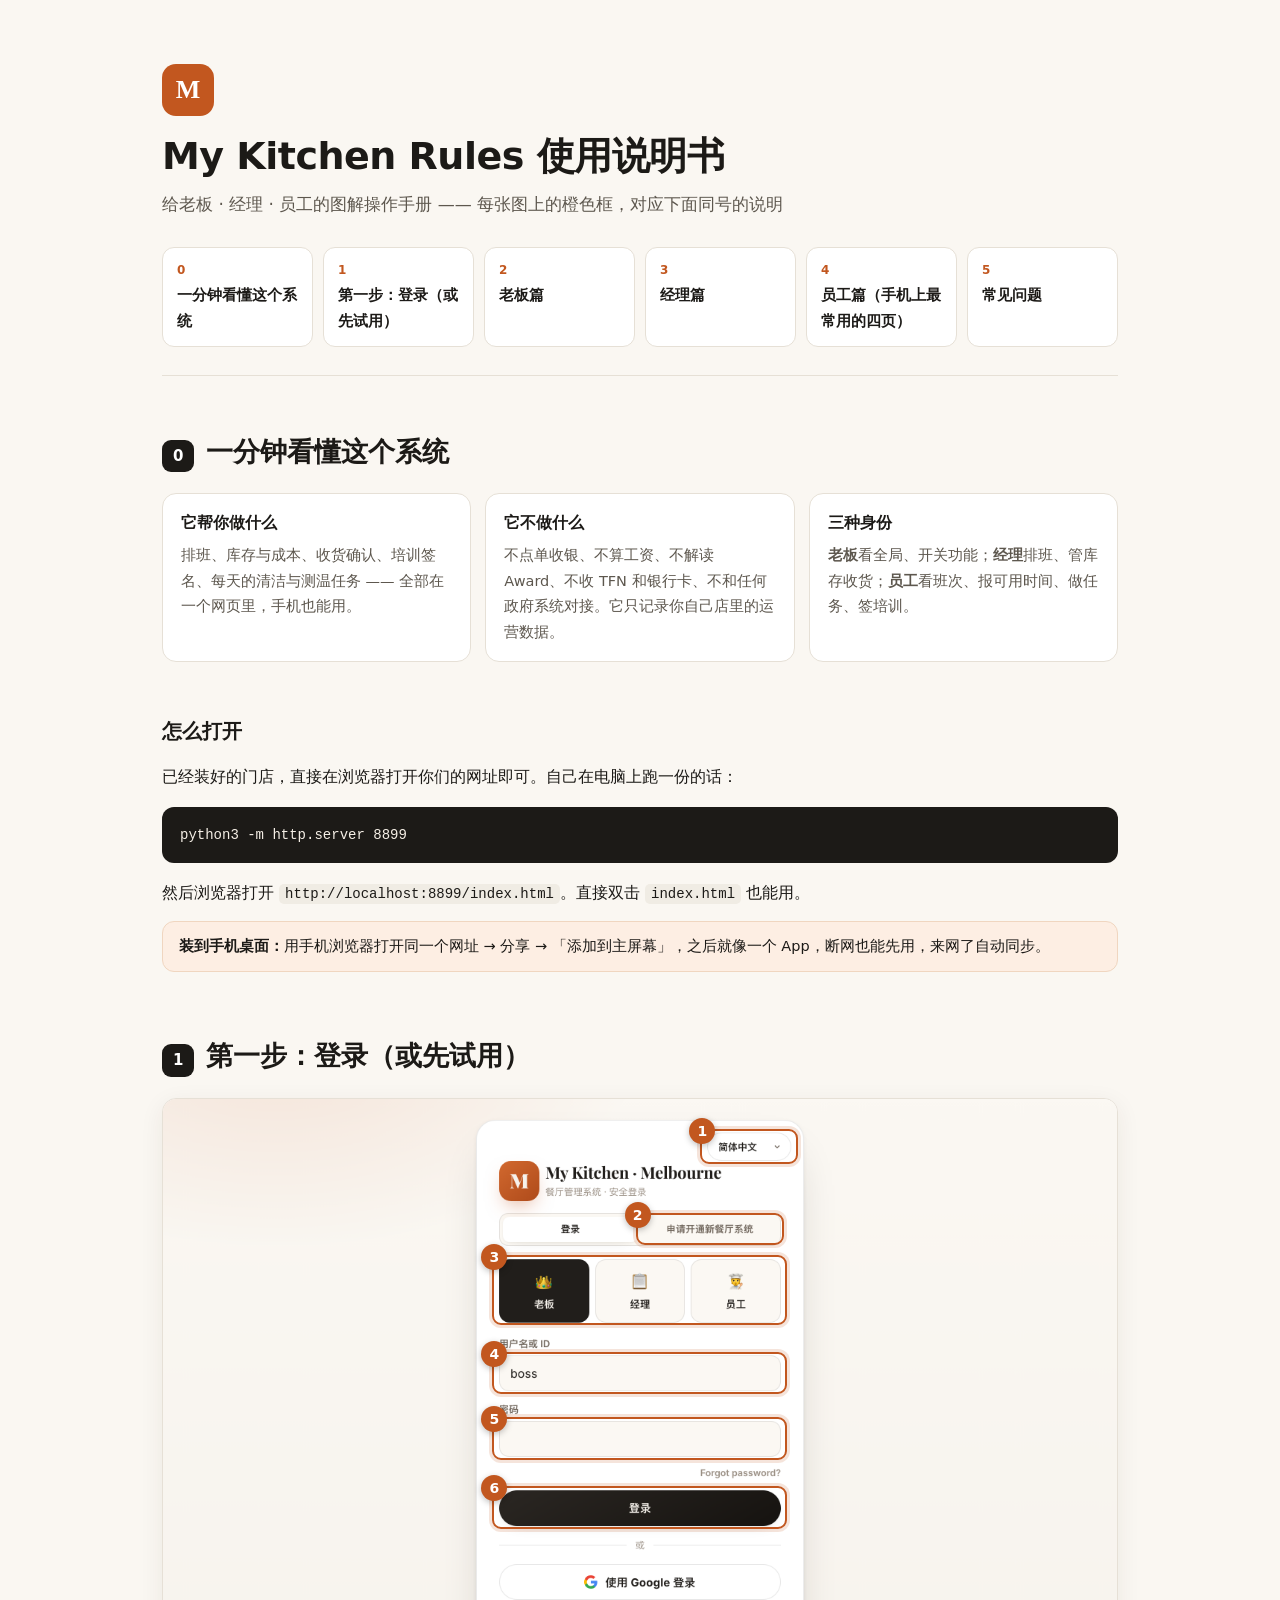
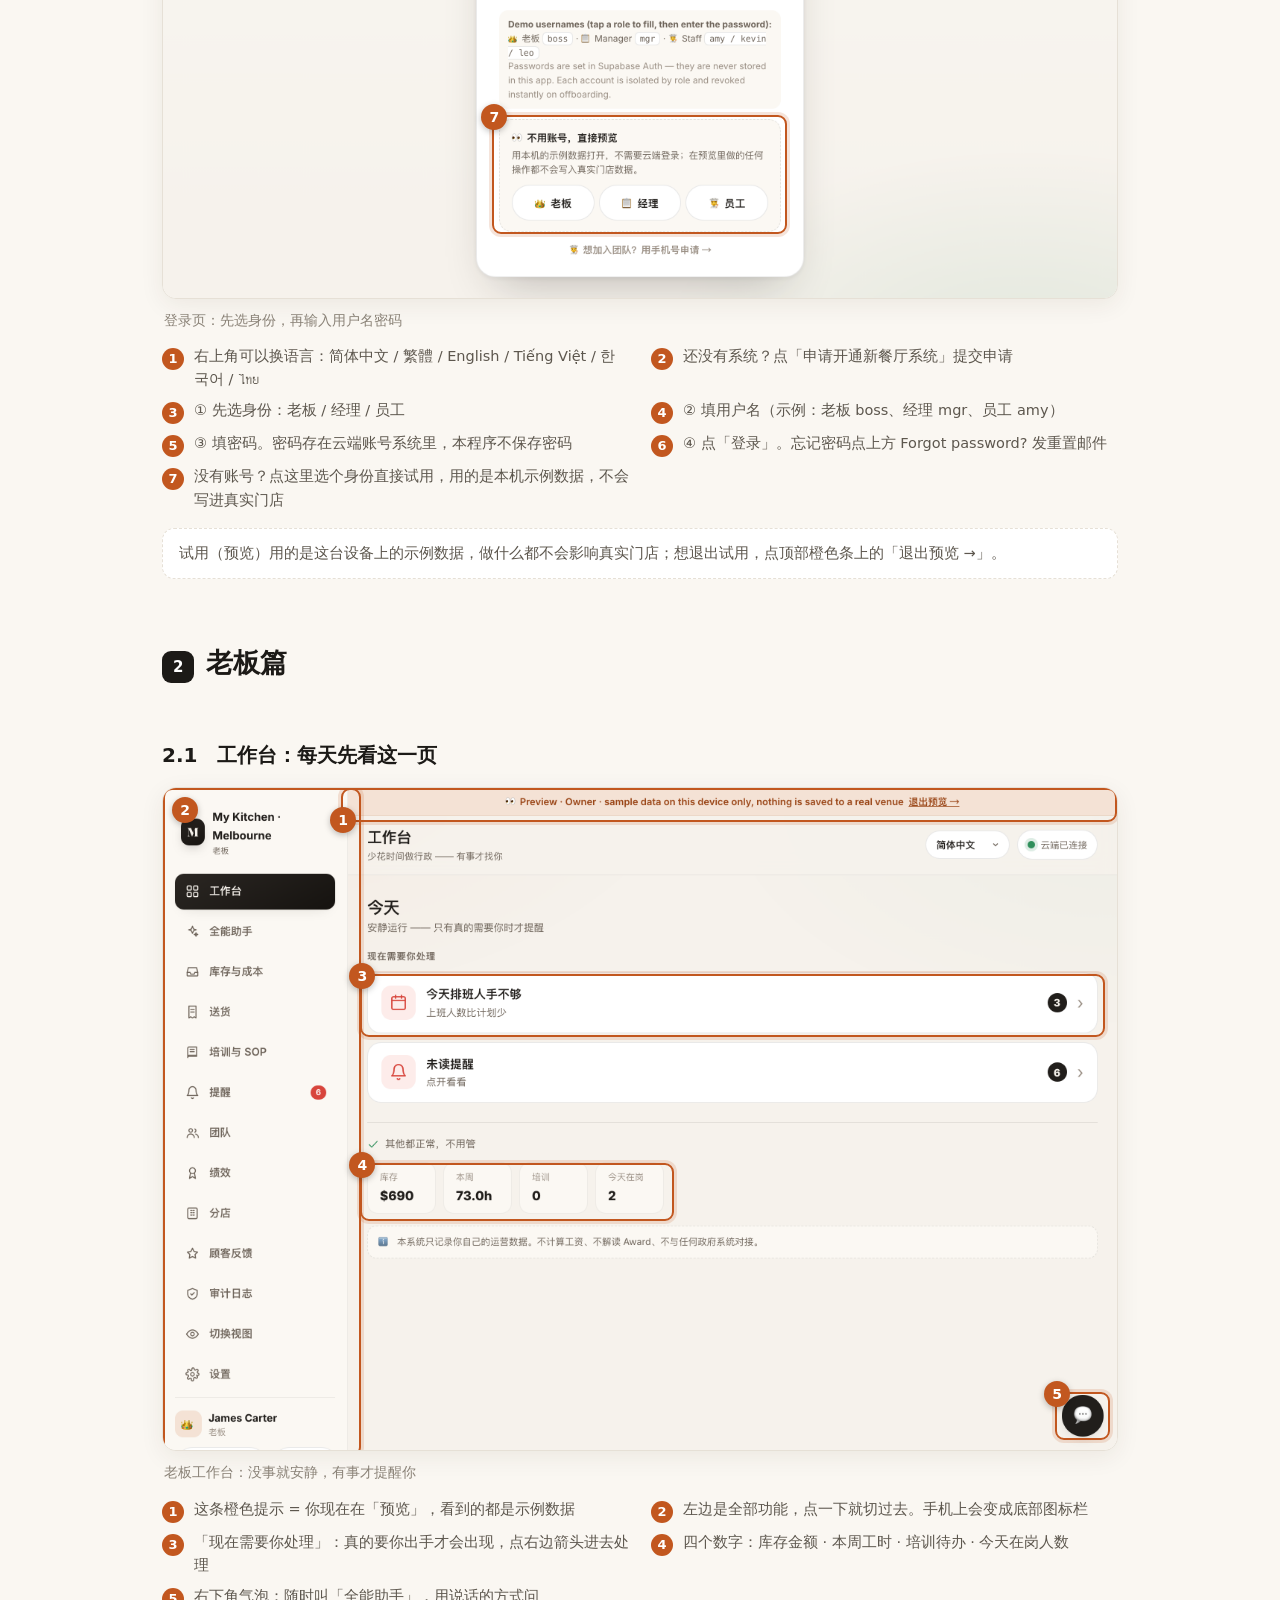
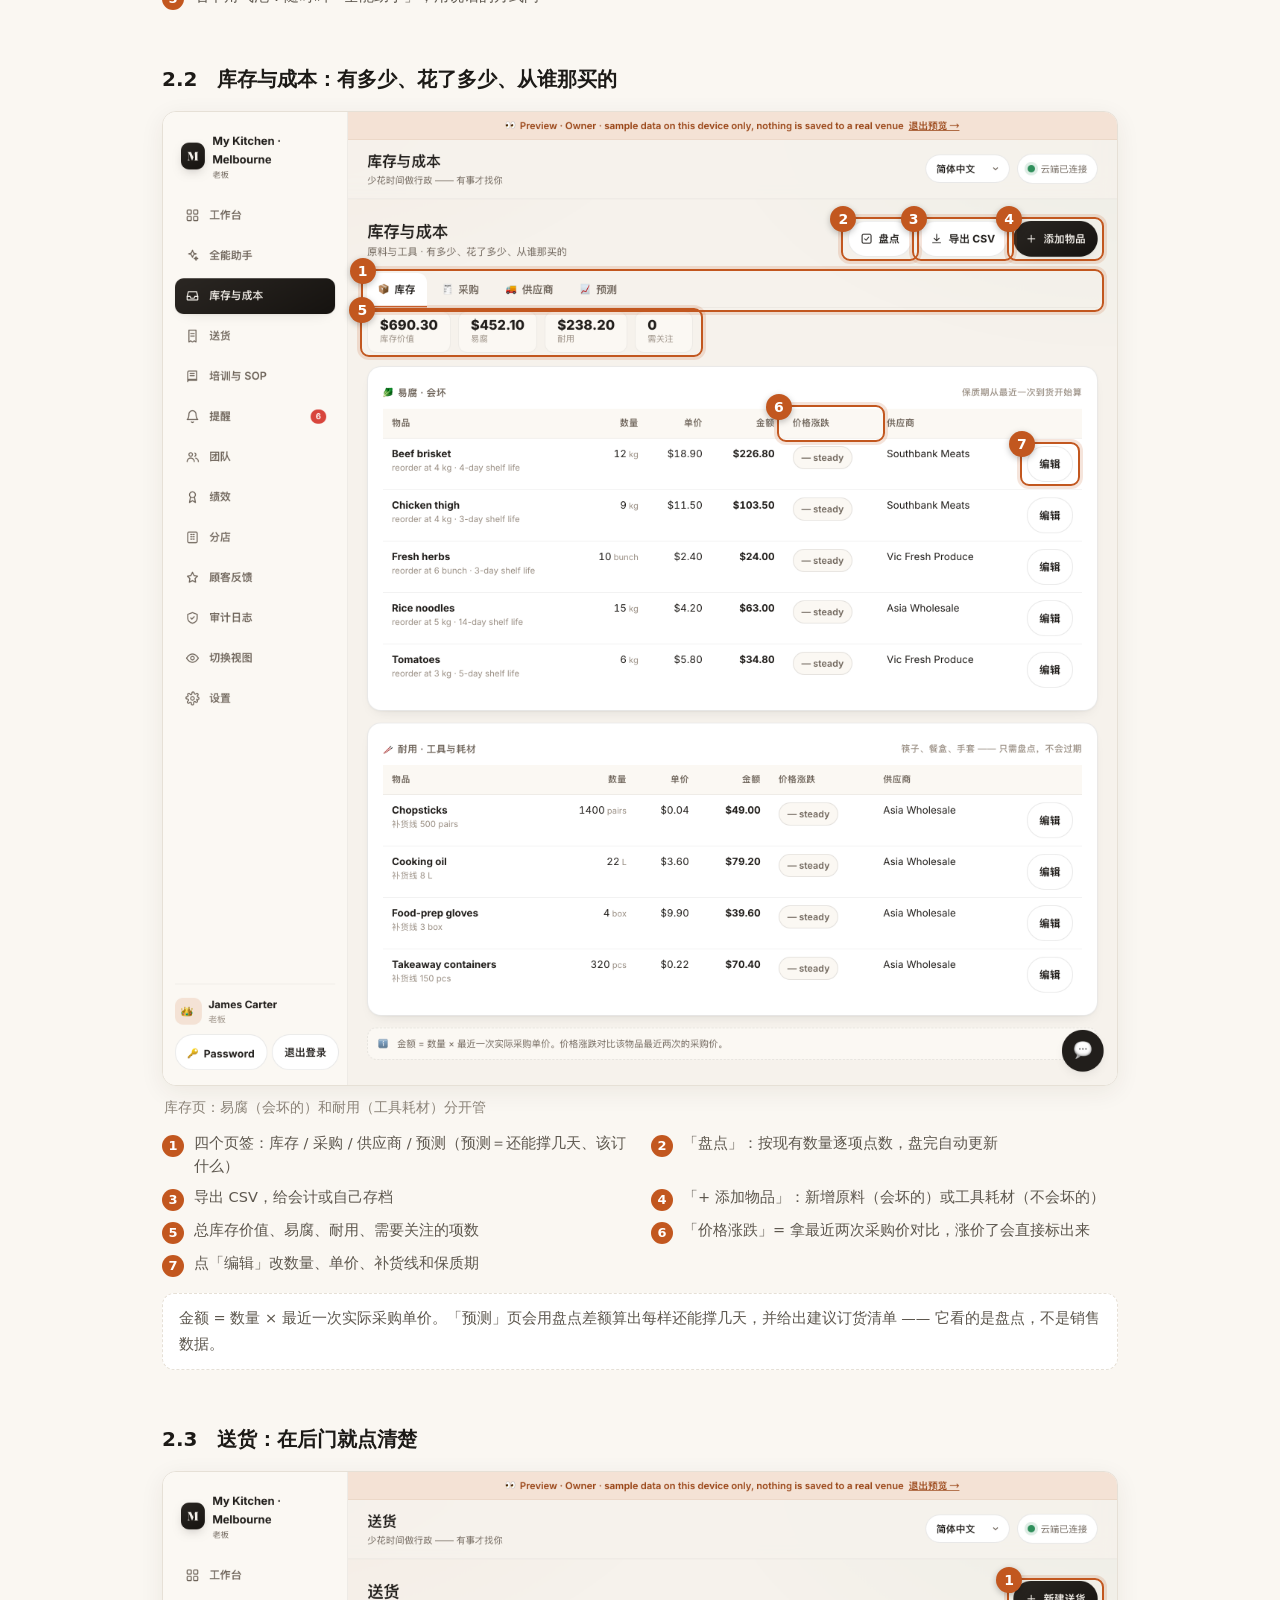
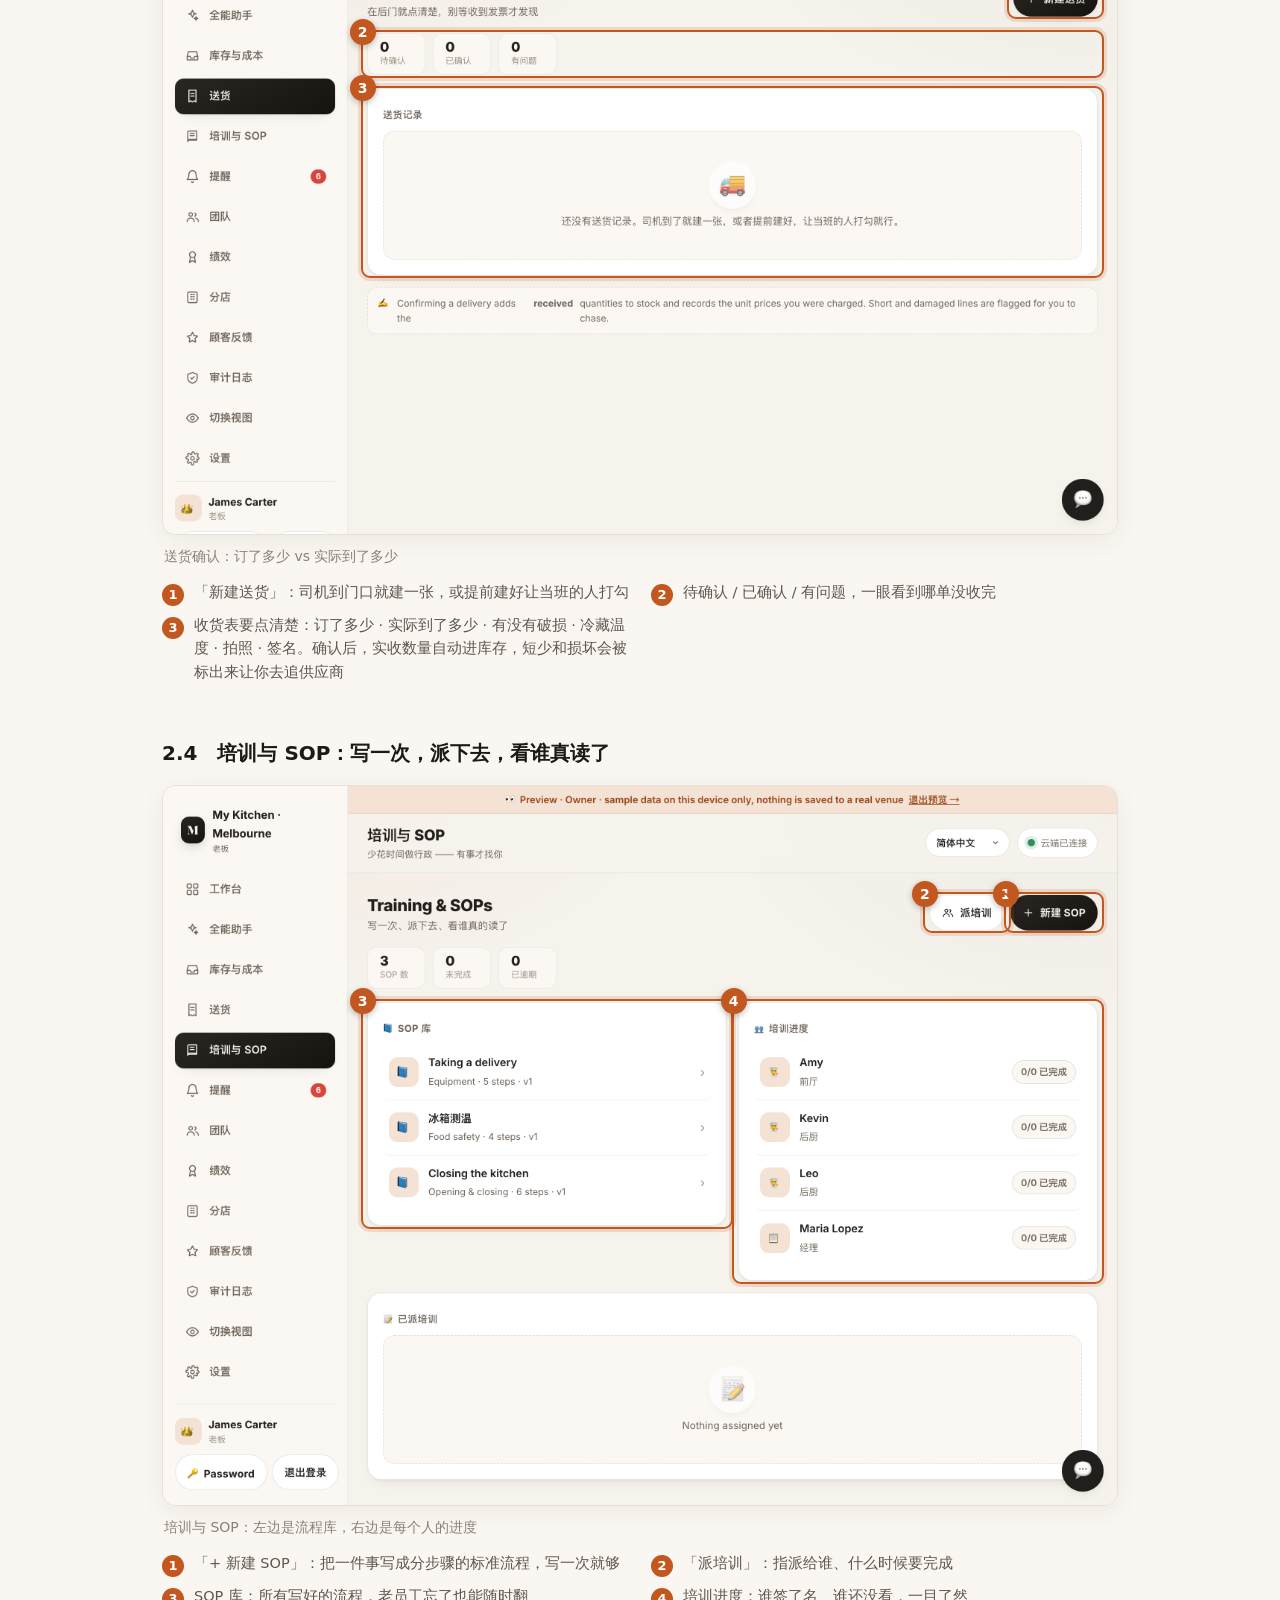
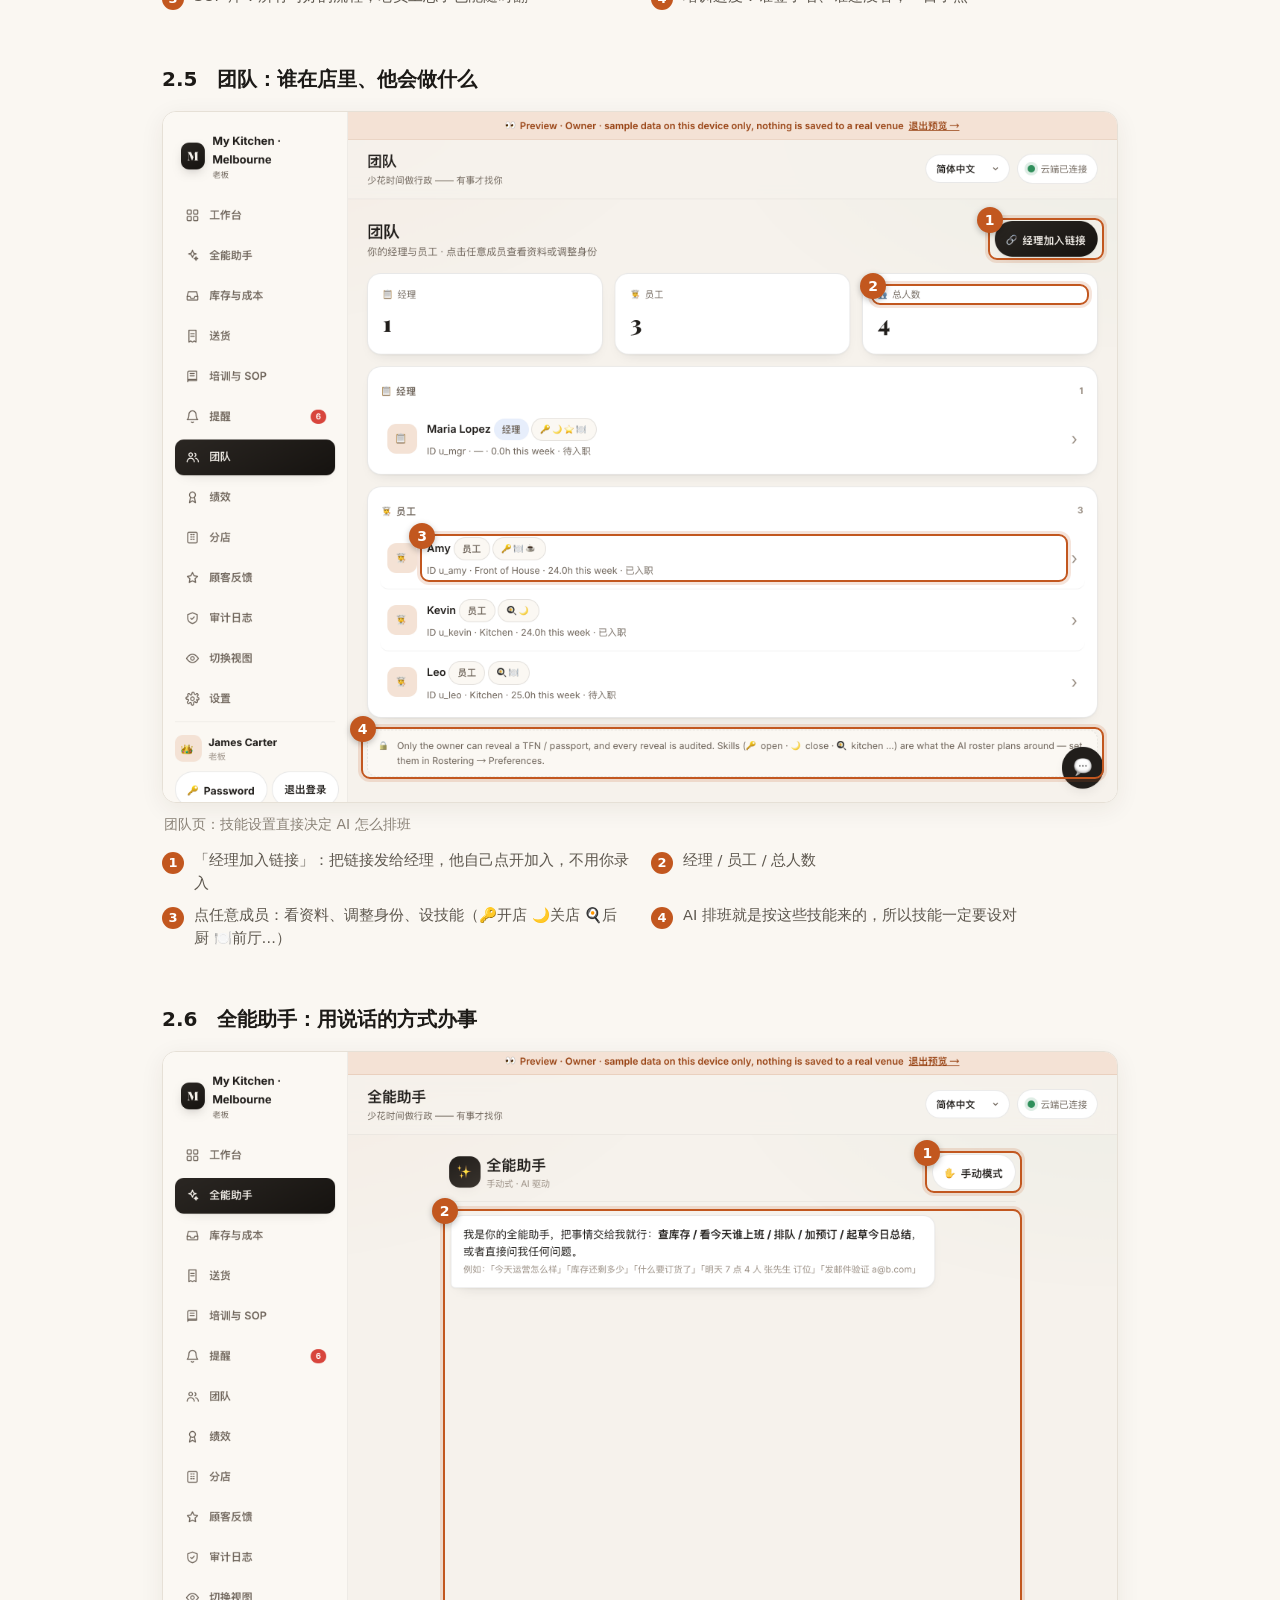
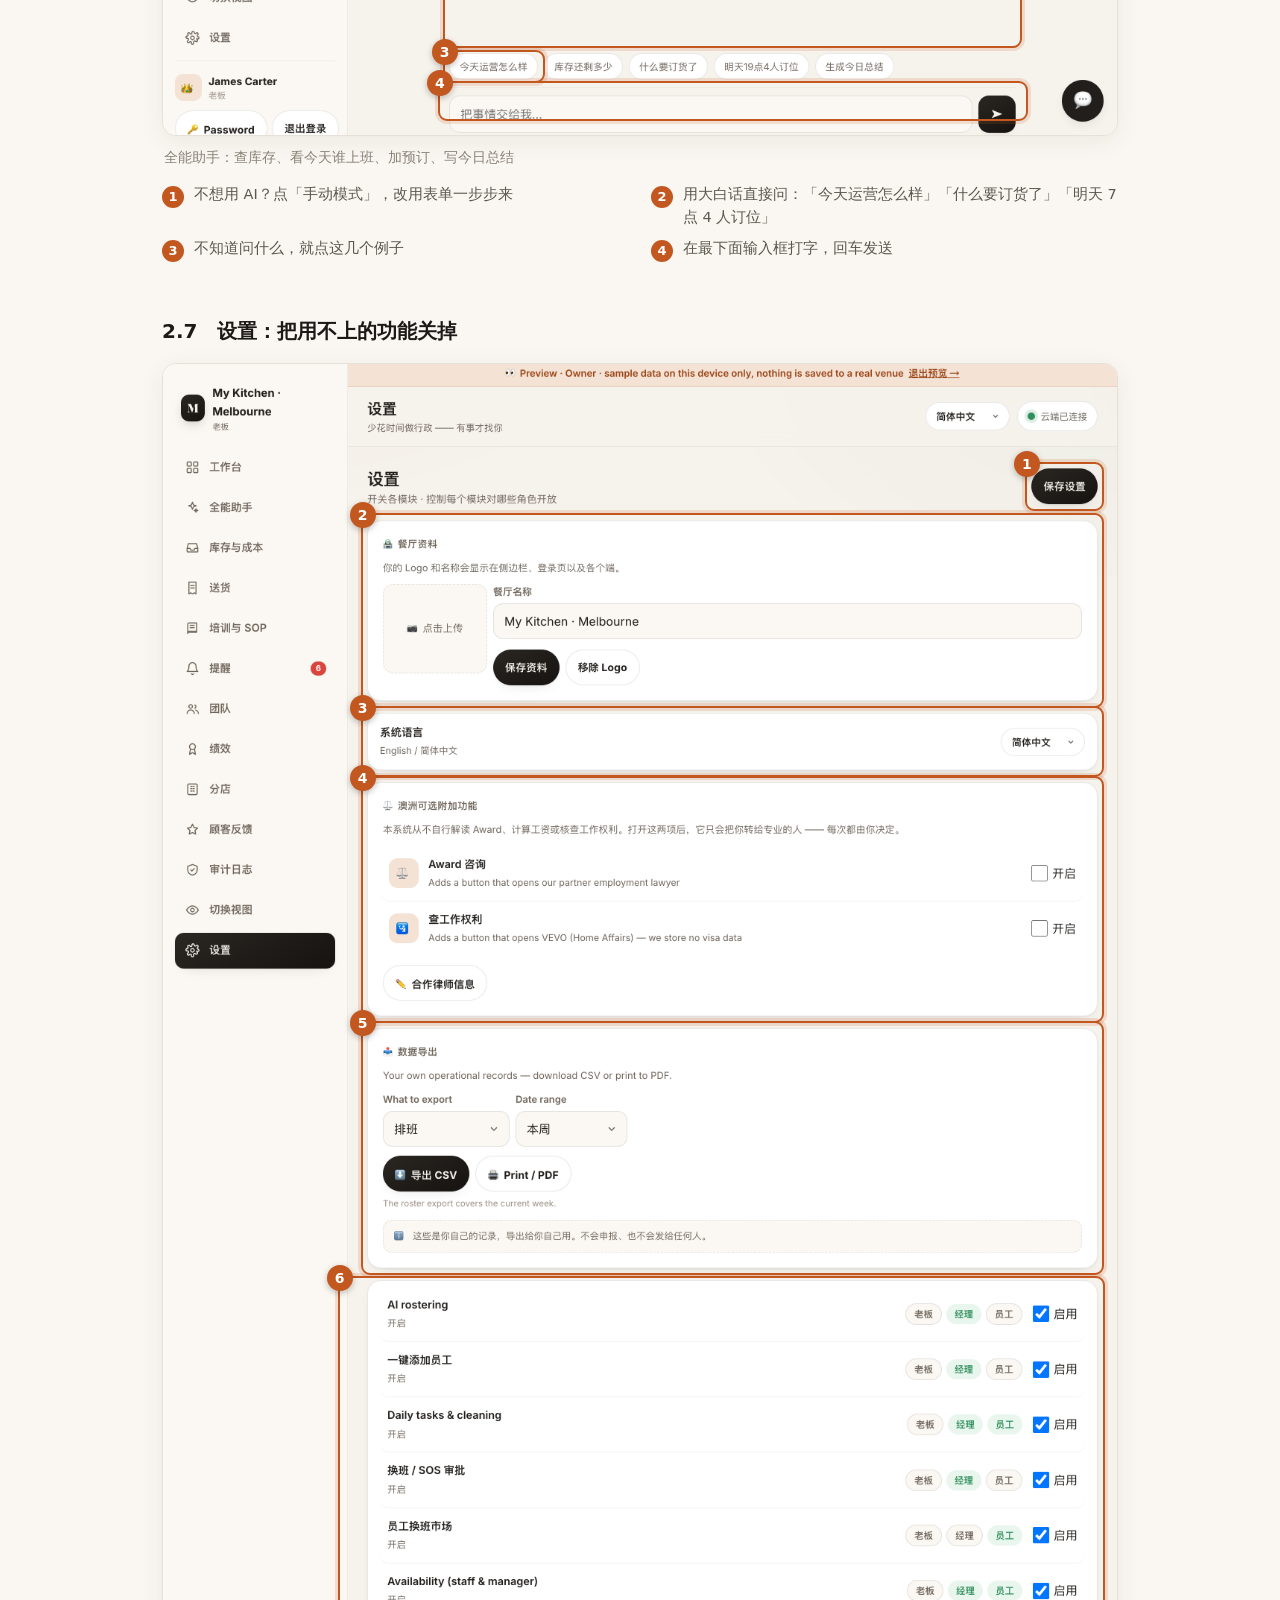
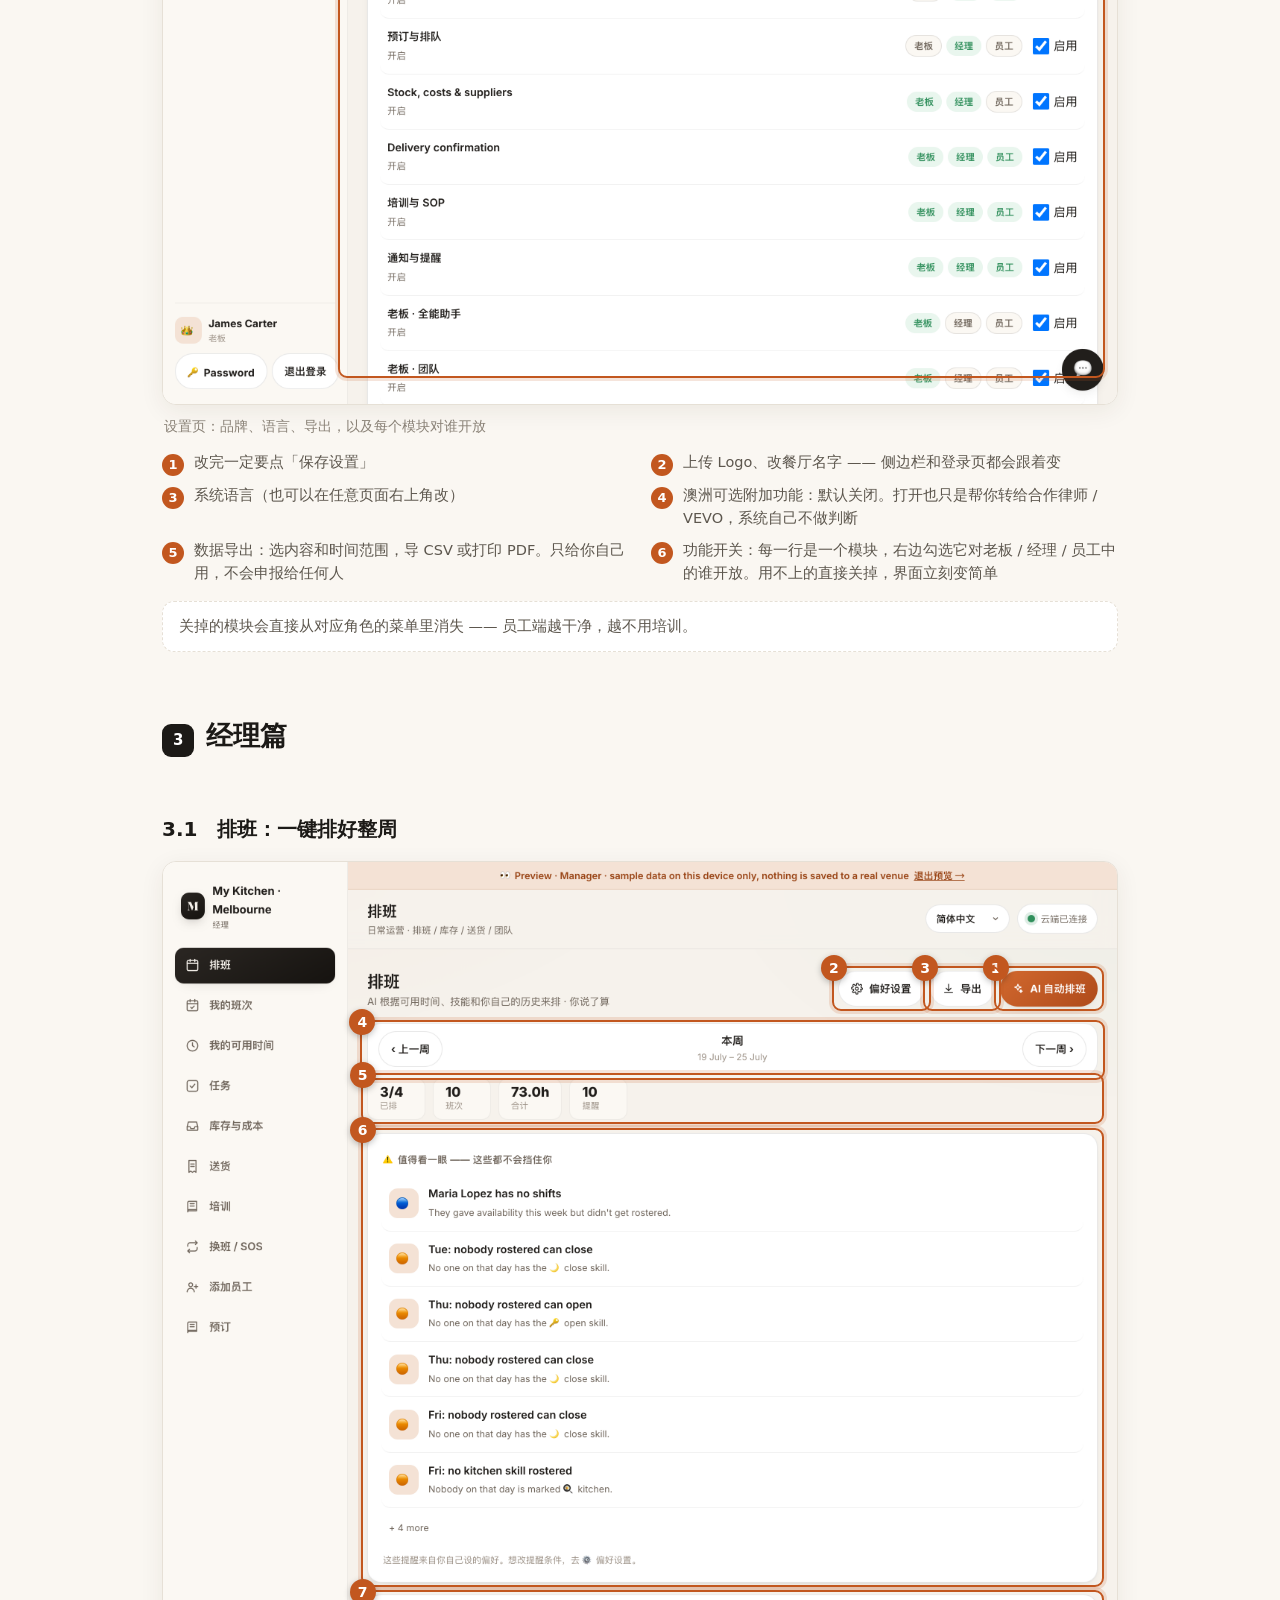
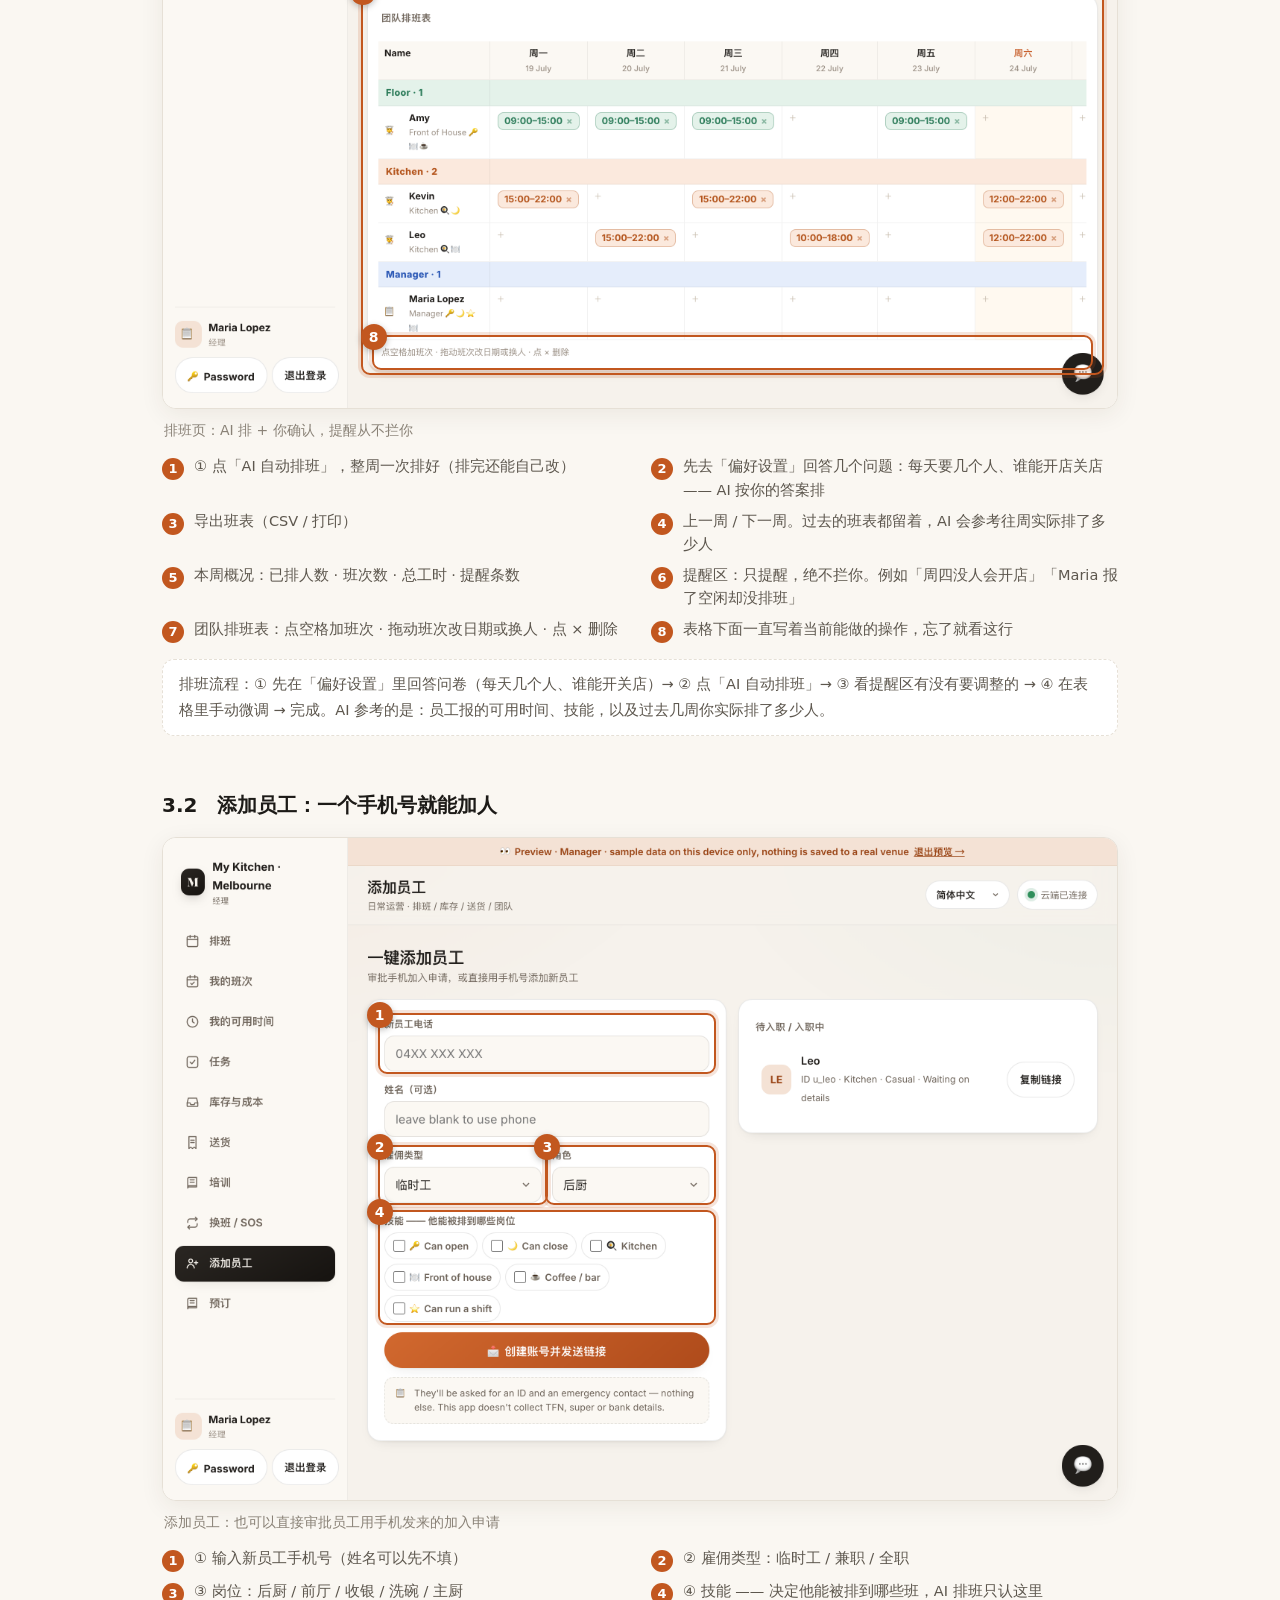
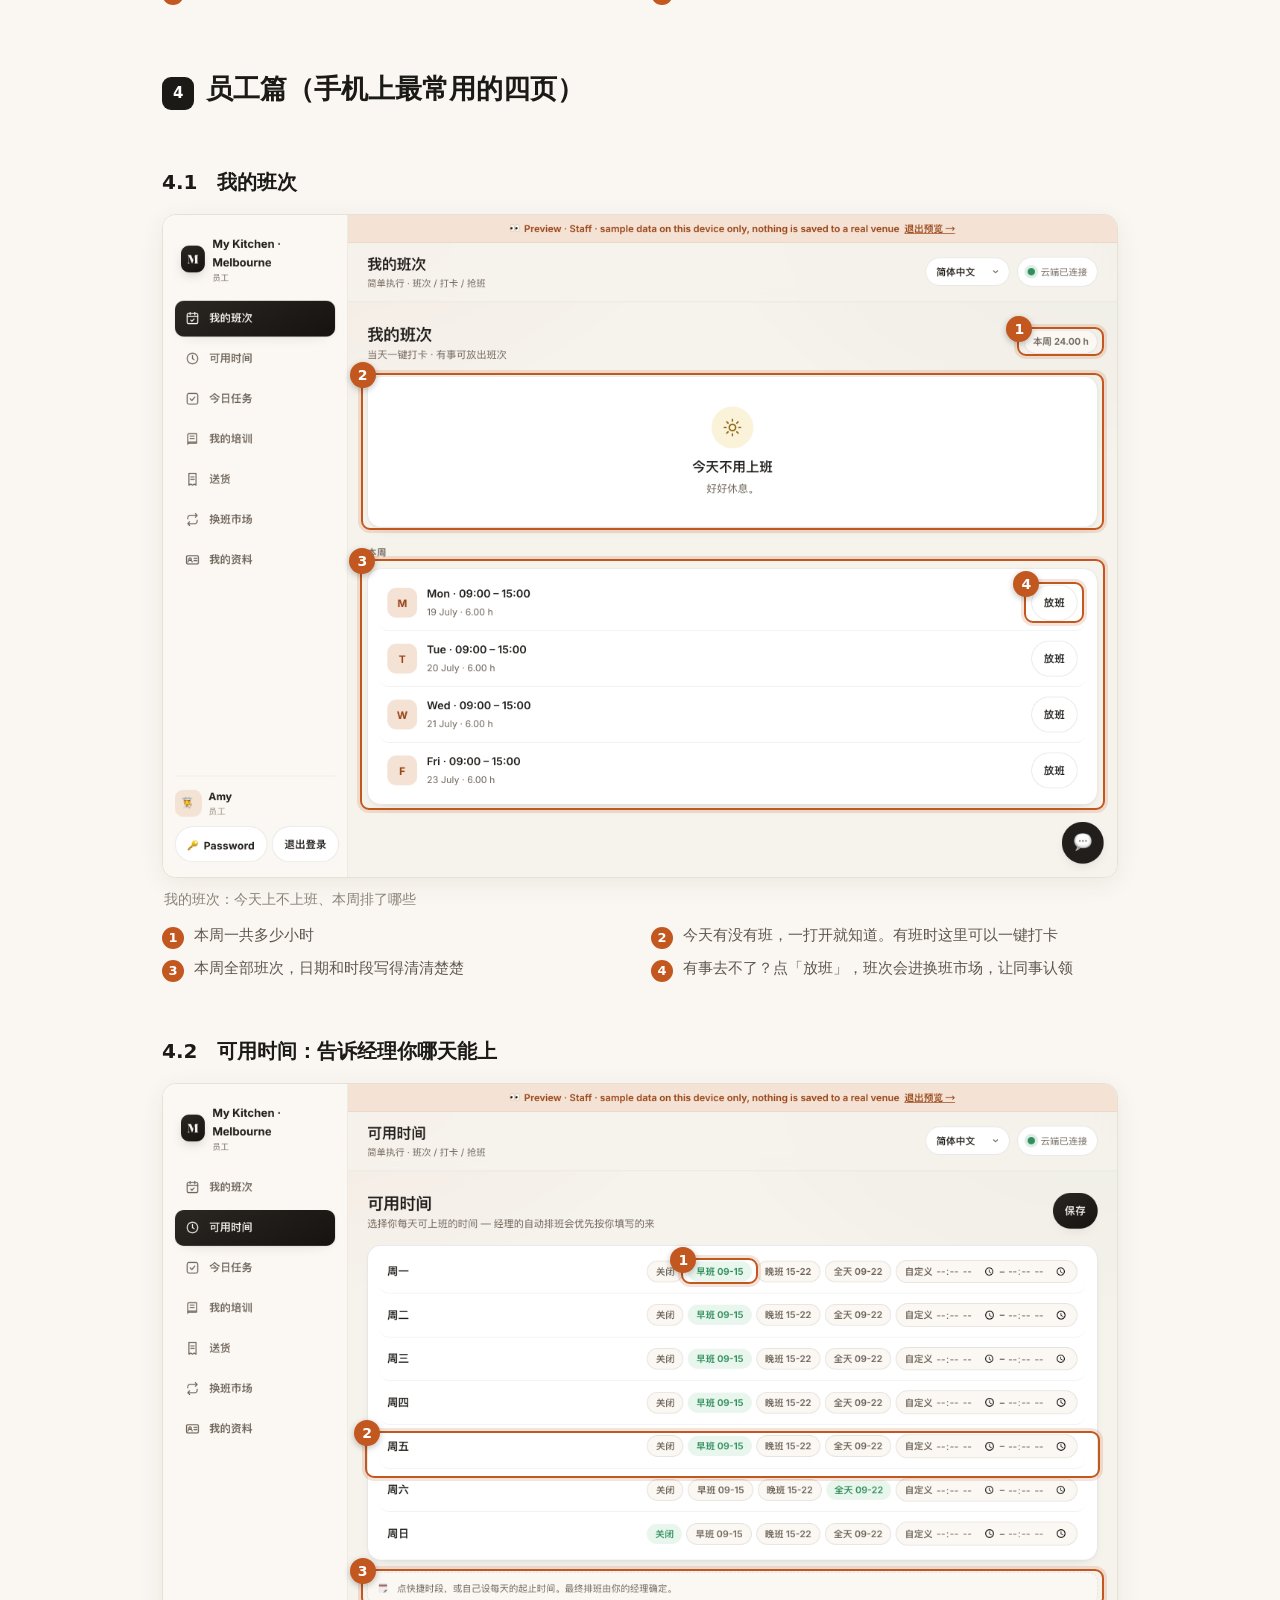
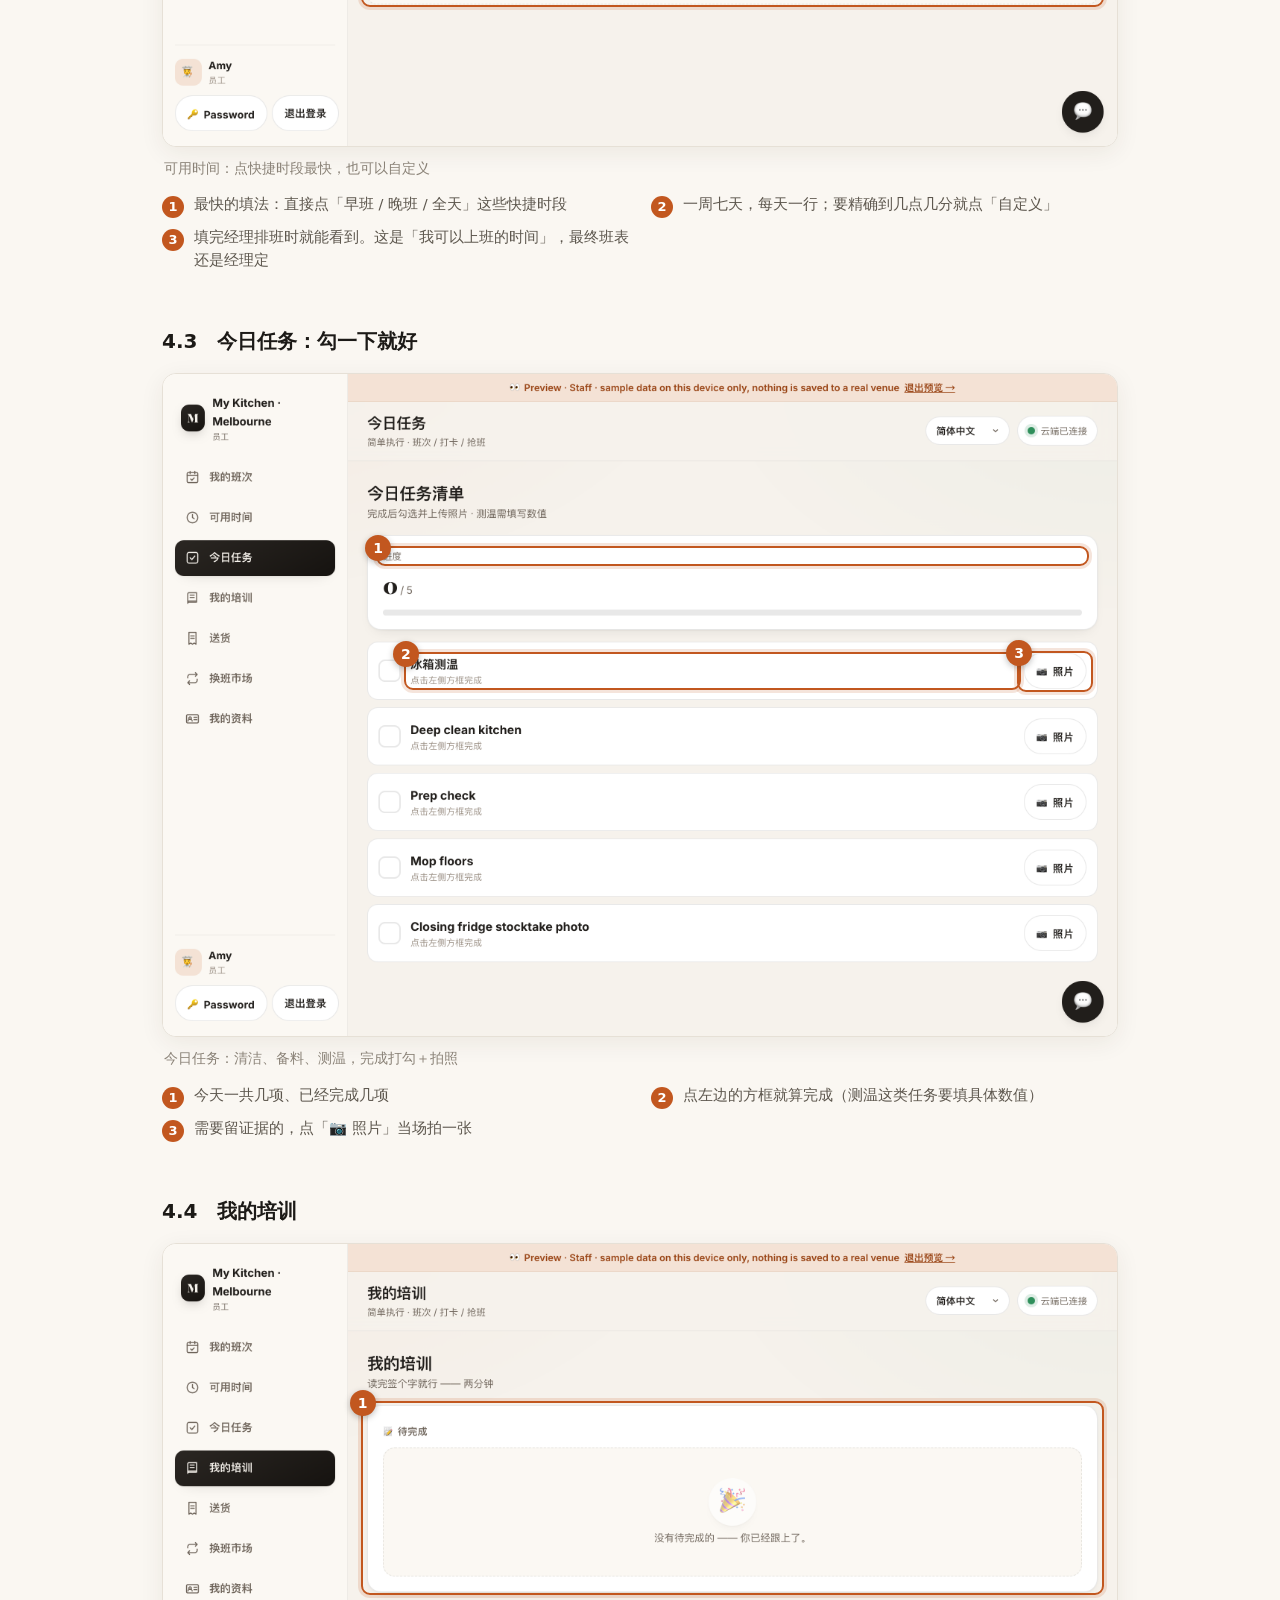
<file: docs/manual/index.html>
<!doctype html>
<html lang="zh-CN">
<head>
<meta charset="utf-8">
<meta name="viewport" content="width=device-width,initial-scale=1">
<title>My Kitchen Rules 使用说明书</title>
<style>
:root{
  --ink:#1c1a17; --mid:#5d574e; --faint:#8b8378; --line:#e6e0d6;
  --paper:#faf7f2; --card:#fff; --accent:#c2571f; --accent-soft:#fdeee3;
}
*{box-sizing:border-box}
body{margin:0;background:var(--paper);color:var(--ink);
  font:16px/1.75 -apple-system,"PingFang SC","Hiragino Sans GB","Microsoft YaHei",system-ui,sans-serif;
  -webkit-font-smoothing:antialiased}
.wrap{max-width:1000px;margin:0 auto;padding:0 22px 96px}
header.top{padding:64px 0 28px;border-bottom:1px solid var(--line);margin-bottom:34px}
.logo{width:52px;height:52px;border-radius:14px;background:var(--accent);color:#fff;display:flex;
  align-items:center;justify-content:center;font:700 26px/1 Georgia,serif;margin-bottom:18px}
h1{font-size:38px;line-height:1.2;margin:0 0 10px;letter-spacing:-.5px}
.sub{color:var(--mid);font-size:17px;margin:0}
nav.toc{display:grid;grid-template-columns:repeat(auto-fit,minmax(150px,1fr));gap:10px;margin:28px 0 0}
nav.toc a{display:block;padding:12px 14px;background:var(--card);border:1px solid var(--line);
  border-radius:12px;text-decoration:none;color:var(--ink);font-size:14.5px;font-weight:600}
nav.toc a b{display:block;color:var(--accent);font-size:12px;margin-bottom:2px}
nav.toc a:hover{border-color:var(--accent);background:var(--accent-soft)}
section{margin:0 0 60px;scroll-margin-top:20px}
h2{font-size:27px;margin:52px 0 18px;display:flex;align-items:baseline;gap:12px}
.sn{color:#fff;background:var(--ink);border-radius:9px;font-size:15px;padding:3px 11px}
h3{font-size:20px;margin:44px 0 14px;padding-top:8px}
h4{margin:0 0 6px;font-size:15.5px}
p{margin:0 0 14px}
code{background:#f0ece4;border-radius:5px;padding:2px 6px;font-size:14px;
  font-family:ui-monospace,SFMono-Regular,Menlo,monospace}
pre{background:var(--ink);color:#f5efe6;padding:14px 18px;border-radius:12px;overflow-x:auto}
pre code{background:none;color:inherit;padding:0}
.cards{display:grid;grid-template-columns:repeat(auto-fit,minmax(240px,1fr));gap:14px;margin:18px 0 26px}
.c{background:var(--card);border:1px solid var(--line);border-radius:14px;padding:16px 18px}
.c p{margin:0;font-size:14.5px;color:var(--mid)}
.tip{background:var(--accent-soft);border:1px solid #f0d6c0;border-radius:12px;padding:12px 16px;font-size:14.5px}
/* ---- figures with annotation boxes ---- */
.fig{margin:0 0 40px}
.shot{position:relative;line-height:0;border:1px solid var(--line);border-radius:14px;
  overflow:hidden;background:#fff;box-shadow:0 6px 24px rgba(60,40,20,.07)}
.shot img{width:100%;height:auto;display:block}
.box{position:absolute;border:2.5px solid var(--accent);border-radius:9px;
  box-shadow:0 0 0 3px rgba(194,87,31,.16)}
.box i{position:absolute;left:-13px;top:-13px;width:26px;height:26px;border-radius:50%;
  background:var(--accent);color:#fff;font:700 14px/26px system-ui,sans-serif;
  font-style:normal;text-align:center;box-shadow:0 2px 6px rgba(0,0,0,.25)}
.box.up i{top:auto;bottom:-13px}
.box.inl i{left:7px;top:7px}
figcaption{font-size:14px;color:var(--faint);margin:10px 2px 14px;line-height:1.6}
.legend{list-style:none;margin:0;padding:0;display:grid;
  grid-template-columns:repeat(auto-fit,minmax(320px,1fr));gap:8px 22px}
.legend li{display:flex;gap:10px;align-items:flex-start;font-size:14.5px;line-height:1.6;color:var(--mid)}
.legend .n{flex:none;width:22px;height:22px;border-radius:50%;background:var(--accent);color:#fff;
  font:700 13px/22px system-ui,sans-serif;text-align:center;margin-top:3px}
.note{margin:16px 0 0;padding:12px 16px;background:#fff;border:1px dashed var(--line);
  border-radius:12px;font-size:14.5px;color:var(--mid)}
.faq dt{font-weight:700;margin:20px 0 4px}
.faq dd{margin:0;color:var(--mid);font-size:15px}
footer{border-top:1px solid var(--line);padding-top:20px;color:var(--faint);font-size:13.5px}
@media (max-width:640px){
  h1{font-size:29px} h2{font-size:22px} h3{font-size:18px}
  header.top{padding-top:40px} .box i{width:20px;height:20px;line-height:20px;font-size:11px;left:-9px;top:-9px}
}
@media print{
  body{background:#fff} nav.toc{display:none} .shot{box-shadow:none}
  section{break-inside:avoid-page} .fig{break-inside:avoid-page}
}
</style>
</head>
<body>
<div class="wrap">
<header class="top">
  <div class="logo">M</div>
  <h1>My Kitchen Rules 使用说明书</h1>
  <p class="sub">给老板 · 经理 · 员工的图解操作手册 —— 每张图上的橙色框，对应下面同号的说明</p>
  <nav class="toc"><a href="#start"><b>0</b>一分钟看懂这个系统</a><a href="#login"><b>1</b>第一步：登录（或先试用）</a><a href="#owner"><b>2</b>老板篇</a><a href="#manager"><b>3</b>经理篇</a><a href="#staff"><b>4</b>员工篇（手机上最常用的四页）</a><a href="#faq"><b>5</b>常见问题</a></nav>
</header>
<section id="start"><h2><span class="sn">0</span>一分钟看懂这个系统</h2>
<div class="cards">
  <div class="c"><h4>它帮你做什么</h4><p>排班、库存与成本、收货确认、培训签名、每天的清洁与测温任务 —— 全部在一个网页里，手机也能用。</p></div>
  <div class="c"><h4>它<b>不</b>做什么</h4><p>不点单收银、不算工资、不解读 Award、不收 TFN 和银行卡、不和任何政府系统对接。它只记录你自己店里的运营数据。</p></div>
  <div class="c"><h4>三种身份</h4><p><b>老板</b>看全局、开关功能；<b>经理</b>排班、管库存收货；<b>员工</b>看班次、报可用时间、做任务、签培训。</p></div>
</div>
<h3>怎么打开</h3>
<p>已经装好的门店，直接在浏览器打开你们的网址即可。自己在电脑上跑一份的话：</p>
<pre><code>python3 -m http.server 8899</code></pre>
<p>然后浏览器打开 <code>http://localhost:8899/index.html</code>。直接双击 <code>index.html</code> 也能用。</p>
<p class="tip"><b>装到手机桌面：</b>用手机浏览器打开同一个网址 → 分享 → 「添加到主屏幕」，之后就像一个 App，断网也能先用，来网了自动同步。</p>
</section><section id="login"><h2><span class="sn">1</span>第一步：登录（或先试用）</h2><figure class="fig">
  <div class="shot">
    <img src="img/login.png" alt="登录页：先选身份，再输入用户名密码" loading="lazy">
    <div class="box" style="left:56.33%;top:3.80%;width:10.23%;height:4.40%"><i>1</i></div><div class="box" style="left:49.53%;top:14.34%;width:15.54%;height:3.97%"><i>2</i></div><div class="box" style="left:34.53%;top:19.62%;width:30.93%;height:8.77%"><i>3</i></div><div class="box" style="left:34.53%;top:31.66%;width:30.93%;height:5.32%"><i>4</i></div><div class="box" style="left:34.53%;top:39.88%;width:30.93%;height:5.32%"><i>5</i></div><div class="box" style="left:34.53%;top:48.54%;width:30.93%;height:5.32%"><i>6</i></div><div class="box" style="left:34.53%;top:77.21%;width:30.93%;height:14.87%"><i>7</i></div>
  </div>
  <figcaption>登录页：先选身份，再输入用户名密码</figcaption>
  <ol class="legend"><li><span class="n">1</span><span>右上角可以换语言：简体中文 / 繁體 / English / Tiếng Việt / 한국어 / ไทย</span></li><li><span class="n">2</span><span>还没有系统？点「申请开通新餐厅系统」提交申请</span></li><li><span class="n">3</span><span>① 先选身份：老板 / 经理 / 员工</span></li><li><span class="n">4</span><span>② 填用户名（示例：老板 boss、经理 mgr、员工 amy）</span></li><li><span class="n">5</span><span>③ 填密码。密码存在云端账号系统里，本程序不保存密码</span></li><li><span class="n">6</span><span>④ 点「登录」。忘记密码点上方 Forgot password? 发重置邮件</span></li><li><span class="n">7</span><span>没有账号？点这里选个身份直接试用，用的是本机示例数据，不会写进真实门店</span></li></ol>
  <p class="note">试用（预览）用的是这台设备上的示例数据，做什么都不会影响真实门店；想退出试用，点顶部橙色条上的「退出预览 →」。</p>
</figure></section><section id="owner"><h2><span class="sn">2</span>老板篇</h2>
<h3 id="o-dash">2.1　工作台：每天先看这一页</h3>
<figure class="fig">
  <div class="shot">
    <img src="img/o-dashboard.png" alt="老板工作台：没事就安静，有事才提醒你" loading="lazy">
    <div class="box up" style="left:18.68%;top:0.00%;width:81.33%;height:5.02%"><i>1</i></div><div class="box inl" style="left:0.00%;top:0.00%;width:20.77%;height:100.84%"><i>2</i></div><div class="box" style="left:20.70%;top:27.98%;width:78.00%;height:9.54%"><i>3</i></div><div class="box" style="left:20.70%;top:56.58%;width:32.90%;height:8.84%"><i>4</i></div><div class="box" style="left:93.52%;top:91.25%;width:5.78%;height:7.15%"><i>5</i></div>
  </div>
  <figcaption>老板工作台：没事就安静，有事才提醒你</figcaption>
  <ol class="legend"><li><span class="n">1</span><span>这条橙色提示 = 你现在在「预览」，看到的都是示例数据</span></li><li><span class="n">2</span><span>左边是全部功能，点一下就切过去。手机上会变成底部图标栏</span></li><li><span class="n">3</span><span>「现在需要你处理」：真的要你出手才会出现，点右边箭头进去处理</span></li><li><span class="n">4</span><span>四个数字：库存金额 · 本周工时 · 培训待办 · 今天在岗人数</span></li><li><span class="n">5</span><span>右下角气泡：随时叫「全能助手」，用说话的方式问</span></li></ol>
  
</figure>

<h3 id="o-stock">2.2　库存与成本：有多少、花了多少、从谁那买的</h3>
<figure class="fig">
  <div class="shot">
    <img src="img/o-stock.png" alt="库存页：易腐（会坏的）和耐用（工具耗材）分开管" loading="lazy">
    <div class="box" style="left:20.71%;top:16.10%;width:77.96%;height:4.44%"><i>1</i></div><div class="box" style="left:71.10%;top:10.77%;width:8.14%;height:4.52%"><i>2</i></div><div class="box" style="left:78.46%;top:10.77%;width:10.79%;height:4.52%"><i>3</i></div><div class="box" style="left:88.47%;top:10.77%;width:10.19%;height:4.52%"><i>4</i></div><div class="box" style="left:20.70%;top:20.18%;width:35.90%;height:5.04%"><i>5</i></div><div class="box" style="left:64.35%;top:30.10%;width:11.28%;height:3.87%"><i>6</i></div><div class="box" style="left:89.82%;top:33.90%;width:6.27%;height:4.52%"><i>7</i></div>
  </div>
  <figcaption>库存页：易腐（会坏的）和耐用（工具耗材）分开管</figcaption>
  <ol class="legend"><li><span class="n">1</span><span>四个页签：库存 / 采购 / 供应商 / 预测（预测＝还能撑几天、该订什么）</span></li><li><span class="n">2</span><span>「盘点」：按现有数量逐项点数，盘完自动更新</span></li><li><span class="n">3</span><span>导出 CSV，给会计或自己存档</span></li><li><span class="n">4</span><span>「+ 添加物品」：新增原料（会坏的）或工具耗材（不会坏的）</span></li><li><span class="n">5</span><span>总库存价值、易腐、耐用、需要关注的项数</span></li><li><span class="n">6</span><span>「价格涨跌」= 拿最近两次采购价对比，涨价了会直接标出来</span></li><li><span class="n">7</span><span>点「编辑」改数量、单价、补货线和保质期</span></li></ol>
  <p class="note">金额 = 数量 × 最近一次实际采购单价。「预测」页会用盘点差额算出每样还能撑几天，并给出建议订货清单 —— 它看的是盘点，不是销售数据。</p>
</figure>

<h3 id="o-deliv">2.3　送货：在后门就点清楚</h3>
<figure class="fig">
  <div class="shot">
    <img src="img/o-deliveries.png" alt="送货确认：订了多少 vs 实际到了多少" loading="lazy">
    <div class="box" style="left:88.47%;top:16.02%;width:10.19%;height:6.25%"><i>1</i></div><div class="box" style="left:20.71%;top:23.85%;width:77.96%;height:7.21%"><i>2</i></div><div class="box" style="left:20.71%;top:32.25%;width:77.96%;height:29.11%"><i>3</i></div>
  </div>
  <figcaption>送货确认：订了多少 vs 实际到了多少</figcaption>
  <ol class="legend"><li><span class="n">1</span><span>「新建送货」：司机到门口就建一张，或提前建好让当班的人打勾</span></li><li><span class="n">2</span><span>待确认 / 已确认 / 有问题，一眼看到哪单没收完</span></li><li><span class="n">3</span><span>收货表要点清楚：订了多少 · 实际到了多少 · 有没有破损 · 冷藏温度 · 拍照 · 签名。确认后，实收数量自动进库存，短少和损坏会被标出来让你去追供应商</span></li></ol>
  
</figure>

<h3 id="o-train">2.4　培训与 SOP：写一次，派下去，看谁真读了</h3>
<figure class="fig">
  <div class="shot">
    <img src="img/o-training.png" alt="培训与 SOP：左边是流程库，右边是每个人的进度" loading="lazy">
    <div class="box" style="left:88.11%;top:14.71%;width:10.56%;height:5.81%"><i>1</i></div><div class="box" style="left:79.64%;top:14.71%;width:9.25%;height:5.81%"><i>2</i></div><div class="box" style="left:20.71%;top:29.65%;width:39.06%;height:31.92%"><i>3</i></div><div class="box" style="left:59.61%;top:29.65%;width:39.06%;height:39.62%"><i>4</i></div>
  </div>
  <figcaption>培训与 SOP：左边是流程库，右边是每个人的进度</figcaption>
  <ol class="legend"><li><span class="n">1</span><span>「+ 新建 SOP」：把一件事写成分步骤的标准流程，写一次就够</span></li><li><span class="n">2</span><span>「派培训」：指派给谁、什么时候要完成</span></li><li><span class="n">3</span><span>SOP 库：所有写好的流程，老员工忘了也能随时翻</span></li><li><span class="n">4</span><span>培训进度：谁签了名、谁还没看，一目了然</span></li></ol>
  
</figure>

<h3 id="o-team">2.5　团队：谁在店里、他会做什么</h3>
<figure class="fig">
  <div class="shot">
    <img src="img/o-team.png" alt="团队页：技能设置直接决定 AI 怎么排班" loading="lazy">
    <div class="box" style="left:86.45%;top:15.37%;width:12.22%;height:6.03%"><i>1</i></div><div class="box" style="left:74.22%;top:24.93%;width:22.81%;height:2.93%"><i>2</i></div><div class="box" style="left:26.96%;top:61.19%;width:67.93%;height:6.91%"><i>3</i></div><div class="box" style="left:20.71%;top:89.13%;width:77.96%;height:7.62%"><i>4</i></div>
  </div>
  <figcaption>团队页：技能设置直接决定 AI 怎么排班</figcaption>
  <ol class="legend"><li><span class="n">1</span><span>「经理加入链接」：把链接发给经理，他自己点开加入，不用你录入</span></li><li><span class="n">2</span><span>经理 / 员工 / 总人数</span></li><li><span class="n">3</span><span>点任意成员：看资料、调整身份、设技能（🔑开店 🌙关店 🍳后厨 🍽️前厅…）</span></li><li><span class="n">4</span><span>AI 排班就是按这些技能来的，所以技能一定要设对</span></li></ol>
  
</figure>

<h3 id="o-ai">2.6　全能助手：用说话的方式办事</h3>
<figure class="fig">
  <div class="shot">
    <img src="img/o-assistant.png" alt="全能助手：查库存、看今天谁上班、加预订、写今日总结" loading="lazy">
    <div class="box" style="left:79.91%;top:14.55%;width:10.16%;height:6.07%"><i>1</i></div><div class="box" style="left:29.30%;top:23.04%;width:60.77%;height:64.24%"><i>2</i></div><div class="box" style="left:29.30%;top:87.53%;width:10.70%;height:4.77%"><i>3</i></div><div class="box" style="left:28.80%;top:92.08%;width:61.90%;height:5.84%"><i>4</i></div>
  </div>
  <figcaption>全能助手：查库存、看今天谁上班、加预订、写今日总结</figcaption>
  <ol class="legend"><li><span class="n">1</span><span>不想用 AI？点「手动模式」，改用表单一步步来</span></li><li><span class="n">2</span><span>用大白话直接问：「今天运营怎么样」「什么要订货了」「明天 7 点 4 人订位」</span></li><li><span class="n">3</span><span>不知道问什么，就点这几个例子</span></li><li><span class="n">4</span><span>在最下面输入框打字，回车发送</span></li></ol>
  
</figure>

<h3 id="o-set">2.7　设置：把用不上的功能关掉</h3>
<figure class="fig">
  <div class="shot">
    <img src="img/o-settings.png" alt="设置页：品牌、语言、导出，以及每个模块对谁开放" loading="lazy">
    <div class="box" style="left:90.35%;top:5.94%;width:8.32%;height:3.02%"><i>1</i></div><div class="box" style="left:20.71%;top:9.10%;width:77.96%;height:11.86%"><i>2</i></div><div class="box" style="left:20.71%;top:20.85%;width:77.96%;height:4.35%"><i>3</i></div><div class="box" style="left:20.71%;top:25.09%;width:77.96%;height:15.10%"><i>4</i></div><div class="box" style="left:20.71%;top:40.08%;width:77.96%;height:15.46%"><i>5</i></div><div class="box" style="left:18.30%;top:55.58%;width:80.40%;height:42.84%"><i>6</i></div>
  </div>
  <figcaption>设置页：品牌、语言、导出，以及每个模块对谁开放</figcaption>
  <ol class="legend"><li><span class="n">1</span><span>改完一定要点「保存设置」</span></li><li><span class="n">2</span><span>上传 Logo、改餐厅名字 —— 侧边栏和登录页都会跟着变</span></li><li><span class="n">3</span><span>系统语言（也可以在任意页面右上角改）</span></li><li><span class="n">4</span><span>澳洲可选附加功能：默认关闭。打开也只是帮你转给合作律师 / VEVO，系统自己不做判断</span></li><li><span class="n">5</span><span>数据导出：选内容和时间范围，导 CSV 或打印 PDF。只给你自己用，不会申报给任何人</span></li><li><span class="n">6</span><span>功能开关：每一行是一个模块，右边勾选它对老板 / 经理 / 员工中的谁开放。用不上的直接关掉，界面立刻变简单</span></li></ol>
  <p class="note">关掉的模块会直接从对应角色的菜单里消失 —— 员工端越干净，越不用培训。</p>
</figure>
</section><section id="manager"><h2><span class="sn">3</span>经理篇</h2>
<h3 id="m-roster">3.1　排班：一键排好整周</h3>
<figure class="fig">
  <div class="shot">
    <img src="img/m-schedule.png" alt="排班页：AI 排 + 你确认，提醒从不拦你" loading="lazy">
    <div class="box" style="left:87.06%;top:9.07%;width:11.61%;height:3.96%"><i>1</i></div><div class="box" style="left:70.12%;top:9.07%;width:10.35%;height:3.96%"><i>2</i></div><div class="box" style="left:79.69%;top:9.07%;width:8.14%;height:3.96%"><i>3</i></div><div class="box" style="left:20.70%;top:13.78%;width:78.00%;height:5.24%"><i>4</i></div><div class="box" style="left:20.71%;top:18.41%;width:77.96%;height:4.52%"><i>5</i></div><div class="box" style="left:20.71%;top:23.26%;width:77.96%;height:40.05%"><i>6</i></div><div class="box" style="left:20.71%;top:63.51%;width:77.96%;height:33.65%"><i>7</i></div><div class="box" style="left:21.88%;top:93.67%;width:75.62%;height:3.04%"><i>8</i></div>
  </div>
  <figcaption>排班页：AI 排 + 你确认，提醒从不拦你</figcaption>
  <ol class="legend"><li><span class="n">1</span><span>① 点「AI 自动排班」，整周一次排好（排完还能自己改）</span></li><li><span class="n">2</span><span>先去「偏好设置」回答几个问题：每天要几个人、谁能开店关店 —— AI 按你的答案排</span></li><li><span class="n">3</span><span>导出班表（CSV / 打印）</span></li><li><span class="n">4</span><span>上一周 / 下一周。过去的班表都留着，AI 会参考往周实际排了多少人</span></li><li><span class="n">5</span><span>本周概况：已排人数 · 班次数 · 总工时 · 提醒条数</span></li><li><span class="n">6</span><span>提醒区：只提醒，绝不拦你。例如「周四没人会开店」「Maria 报了空闲却没排班」</span></li><li><span class="n">7</span><span>团队排班表：点空格加班次 · 拖动班次改日期或换人 · 点 × 删除</span></li><li><span class="n">8</span><span>表格下面一直写着当前能做的操作，忘了就看这行</span></li></ol>
  <p class="note">排班流程：① 先在「偏好设置」里回答问卷（每天几个人、谁能开关店）→ ② 点「AI 自动排班」→ ③ 看提醒区有没有要调整的 → ④ 在表格里手动微调 → 完成。AI 参考的是：员工报的可用时间、技能，以及过去几周你实际排了多少人。</p>
</figure>

<h3 id="m-hire">3.2　添加员工：一个手机号就能加人</h3>
<figure class="fig">
  <div class="shot">
    <img src="img/m-hire.png" alt="添加员工：也可以直接审批员工用手机发来的加入申请" loading="lazy">
    <div class="box" style="left:22.50%;top:26.44%;width:35.46%;height:9.19%"><i>1</i></div><div class="box" style="left:22.50%;top:46.29%;width:17.88%;height:9.19%"><i>2</i></div><div class="box" style="left:40.08%;top:46.29%;width:17.88%;height:9.19%"><i>3</i></div><div class="box" style="left:22.50%;top:56.22%;width:35.46%;height:17.30%"><i>4</i></div>
  </div>
  <figcaption>添加员工：也可以直接审批员工用手机发来的加入申请</figcaption>
  <ol class="legend"><li><span class="n">1</span><span>① 输入新员工手机号（姓名可以先不填）</span></li><li><span class="n">2</span><span>② 雇佣类型：临时工 / 兼职 / 全职</span></li><li><span class="n">3</span><span>③ 岗位：后厨 / 前厅 / 收银 / 洗碗 / 主厨</span></li><li><span class="n">4</span><span>④ 技能 —— 决定他能被排到哪些班，AI 排班只认这里</span></li></ol>
  
</figure>
</section><section id="staff"><h2><span class="sn">4</span>员工篇（手机上最常用的四页）</h2>
<h3 id="s-my">4.1　我的班次</h3>
<figure class="fig">
  <div class="shot">
    <img src="img/s-my.png" alt="我的班次：今天上不上班、本周排了哪些" loading="lazy">
    <div class="box" style="left:89.57%;top:16.96%;width:9.10%;height:4.37%"><i>1</i></div><div class="box" style="left:20.71%;top:23.85%;width:77.96%;height:23.77%"><i>2</i></div><div class="box" style="left:20.70%;top:52.08%;width:78.00%;height:37.84%"><i>3</i></div><div class="box" style="left:90.29%;top:55.49%;width:6.27%;height:6.25%"><i>4</i></div>
  </div>
  <figcaption>我的班次：今天上不上班、本周排了哪些</figcaption>
  <ol class="legend"><li><span class="n">1</span><span>本周一共多少小时</span></li><li><span class="n">2</span><span>今天有没有班，一打开就知道。有班时这里可以一键打卡</span></li><li><span class="n">3</span><span>本周全部班次，日期和时段写得清清楚楚</span></li><li><span class="n">4</span><span>有事去不了？点「放班」，班次会进换班市场，让同事认领</span></li></ol>
  
</figure>

<h3 id="s-av">4.2　可用时间：告诉经理你哪天能上</h3>
<figure class="fig">
  <div class="shot">
    <img src="img/s-availability.png" alt="可用时间：点快捷时段最快，也可以自定义" loading="lazy">
    <div class="box" style="left:54.34%;top:26.36%;width:8.05%;height:3.88%"><i>1</i></div><div class="box" style="left:21.20%;top:52.38%;width:77.00%;height:7.24%"><i>2</i></div><div class="box" style="left:20.71%;top:73.34%;width:77.96%;height:5.72%"><i>3</i></div>
  </div>
  <figcaption>可用时间：点快捷时段最快，也可以自定义</figcaption>
  <ol class="legend"><li><span class="n">1</span><span>最快的填法：直接点「早班 / 晚班 / 全天」这些快捷时段</span></li><li><span class="n">2</span><span>一周七天，每天一行；要精确到几点几分就点「自定义」</span></li><li><span class="n">3</span><span>填完经理排班时就能看到。这是「我可以上班的时间」，最终班表还是经理定</span></li></ol>
  
</figure>

<h3 id="s-task">4.3　今日任务：勾一下就好</h3>
<figure class="fig">
  <div class="shot">
    <img src="img/s-tasks.png" alt="今日任务：清洁、备料、测温，完成打勾＋拍照" loading="lazy">
    <div class="box" style="left:22.35%;top:25.99%;width:74.68%;height:3.02%"><i>1</i></div><div class="box" style="left:25.24%;top:42.00%;width:64.69%;height:5.73%"><i>2</i></div><div class="box" style="left:89.54%;top:41.74%;width:7.95%;height:6.25%"><i>3</i></div>
  </div>
  <figcaption>今日任务：清洁、备料、测温，完成打勾＋拍照</figcaption>
  <ol class="legend"><li><span class="n">1</span><span>今天一共几项、已经完成几项</span></li><li><span class="n">2</span><span>点左边的方框就算完成（测温这类任务要填具体数值）</span></li><li><span class="n">3</span><span>需要留证据的，点「📷 照片」当场拍一张</span></li></ol>
  
</figure>

<h3 id="s-train">4.4　我的培训</h3>
<figure class="fig">
  <div class="shot">
    <img src="img/s-training.png" alt="我的培训：读完签名，随时可回看全部 SOP" loading="lazy">
    <div class="box" style="left:20.71%;top:19.46%;width:77.96%;height:24.00%"><i>1</i></div><div class="box" style="left:20.71%;top:68.74%;width:77.96%;height:28.51%"><i>2</i></div>
  </div>
  <figcaption>我的培训：读完签名，随时可回看全部 SOP</figcaption>
  <ol class="legend"><li><span class="n">1</span><span>「待完成」：读完签个名，一般两分钟</span></li><li><span class="n">2</span><span>「全部 SOP」：做事忘了步骤，随时来这里翻</span></li></ol>
  
</figure>
</section><section id="faq"><h2><span class="sn">5</span>常见问题</h2>
<dl class="faq">
  <dt>怎么换语言？</dt>
  <dd>任意页面右上角的下拉框，或者老板端「设置 → 系统语言」。支持简体中文、繁體中文、English、Tiếng Việt、한국어、ไทย。</dd>

  <dt>店里网络不好，能用吗？</dt>
  <dd>能。数据先写在这台设备上，界面立刻有反应；等网络恢复，排队的改动会自动同步到云端。右上角会显示「云端已连接 / Syncing」。</dd>

  <dt>忘记密码了？</dt>
  <dd>登录页点「Forgot password?」，填账号邮箱，系统发一封重置邮件。密码不保存在本程序里，改密码只在云端账号系统生效。</dd>

  <dt>试用（预览）里的数据是真的吗？</dt>
  <dd>不是。预览只是本机的示例数据，没有云端登录，看不到也改不了任何真实门店的数据。想回到登录页，点顶部橙色条上的「退出预览 →」。</dd>

  <dt>员工看得到别人的工资、证件吗？</dt>
  <dd>系统根本不记工资，也不收 TFN、护照号、银行卡。少数敏感字段只有老板能查看，而且每次查看都会写进「审计日志」。</dd>

  <dt>菜单里少了某个功能？</dt>
  <dd>多半是老板在「设置」里把这个模块对你这个角色关掉了，让老板打开即可。</dd>

  <dt>怎么把数据拿出来？</dt>
  <dd>「设置 → 数据导出」选内容和时间范围，导 CSV 或打印成 PDF；库存页也有单独的「导出 CSV」，排班页有「导出」。</dd>
</dl>
</section>
<footer>截图取自系统的「预览」模式（示例数据）。界面上的数字和名字会和你店里的不一样，位置和按钮是一致的。</footer>
</div>
</body>
</html>
</file>
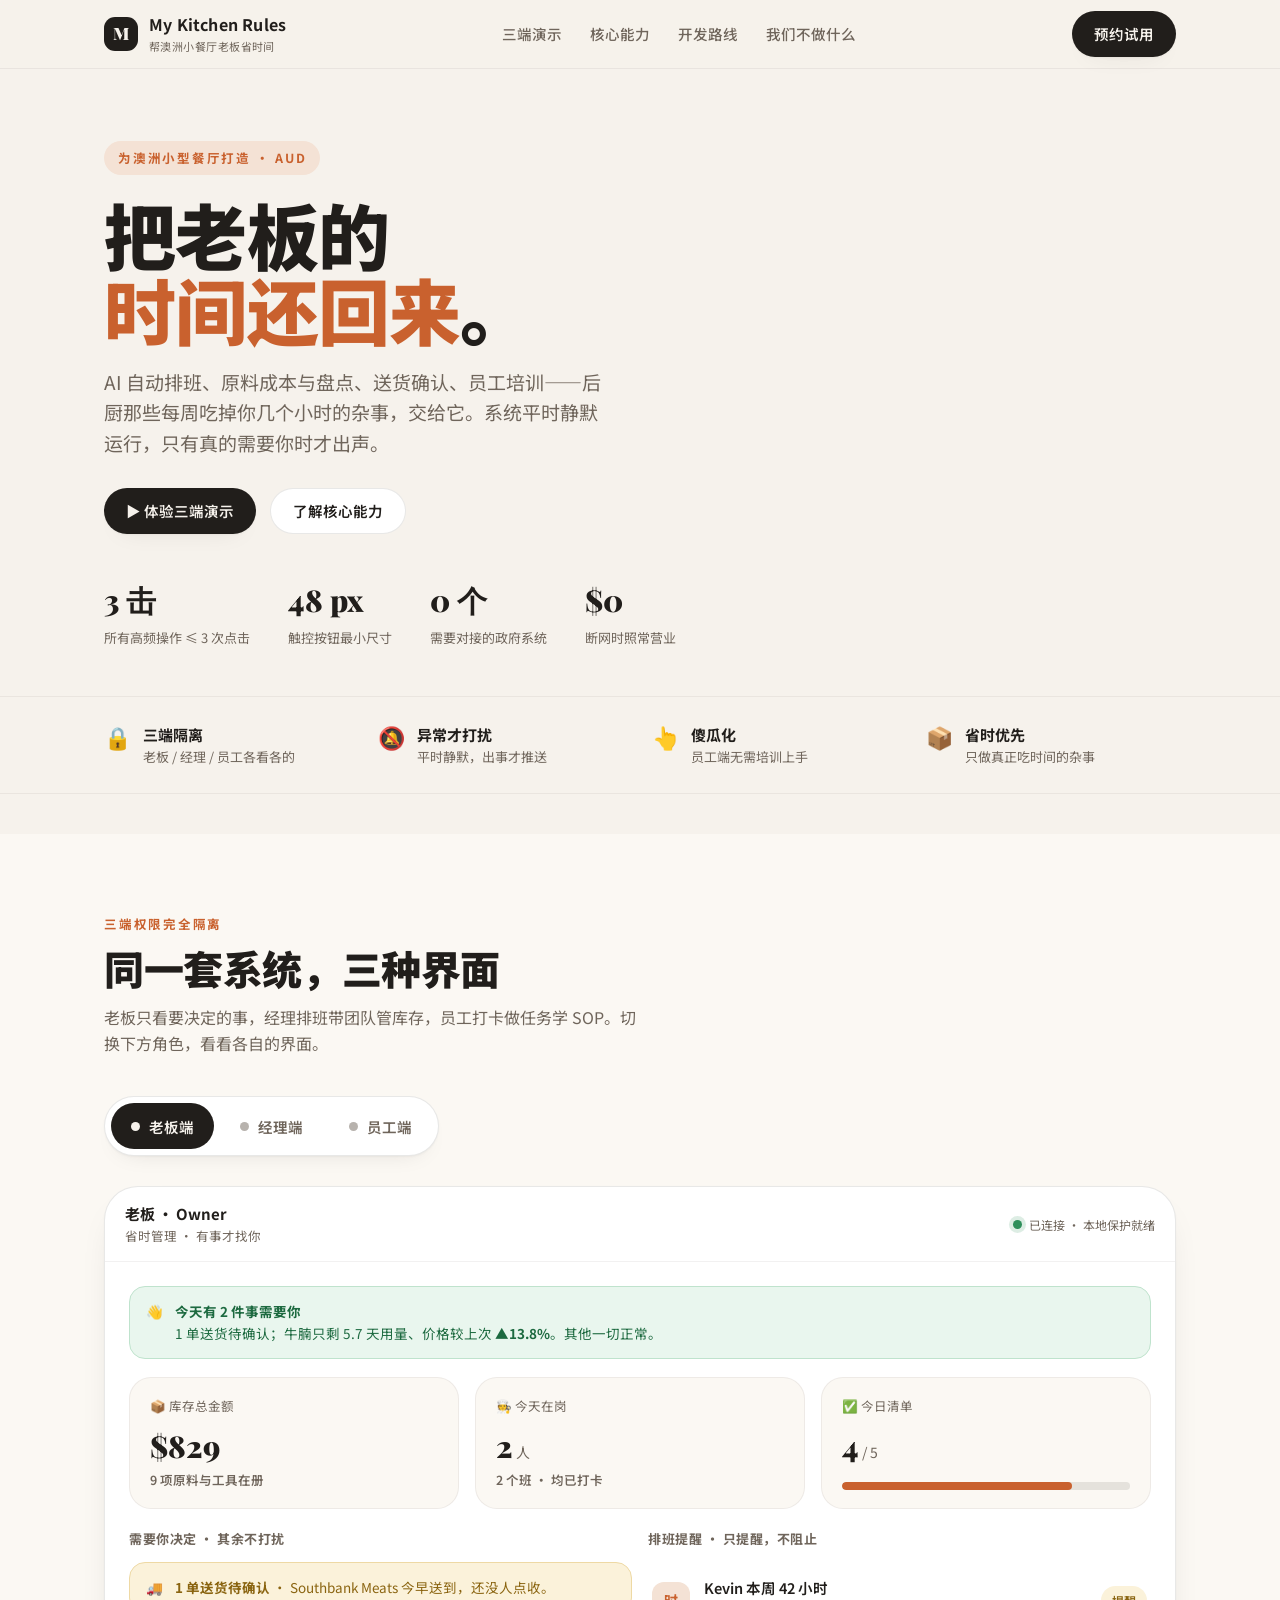
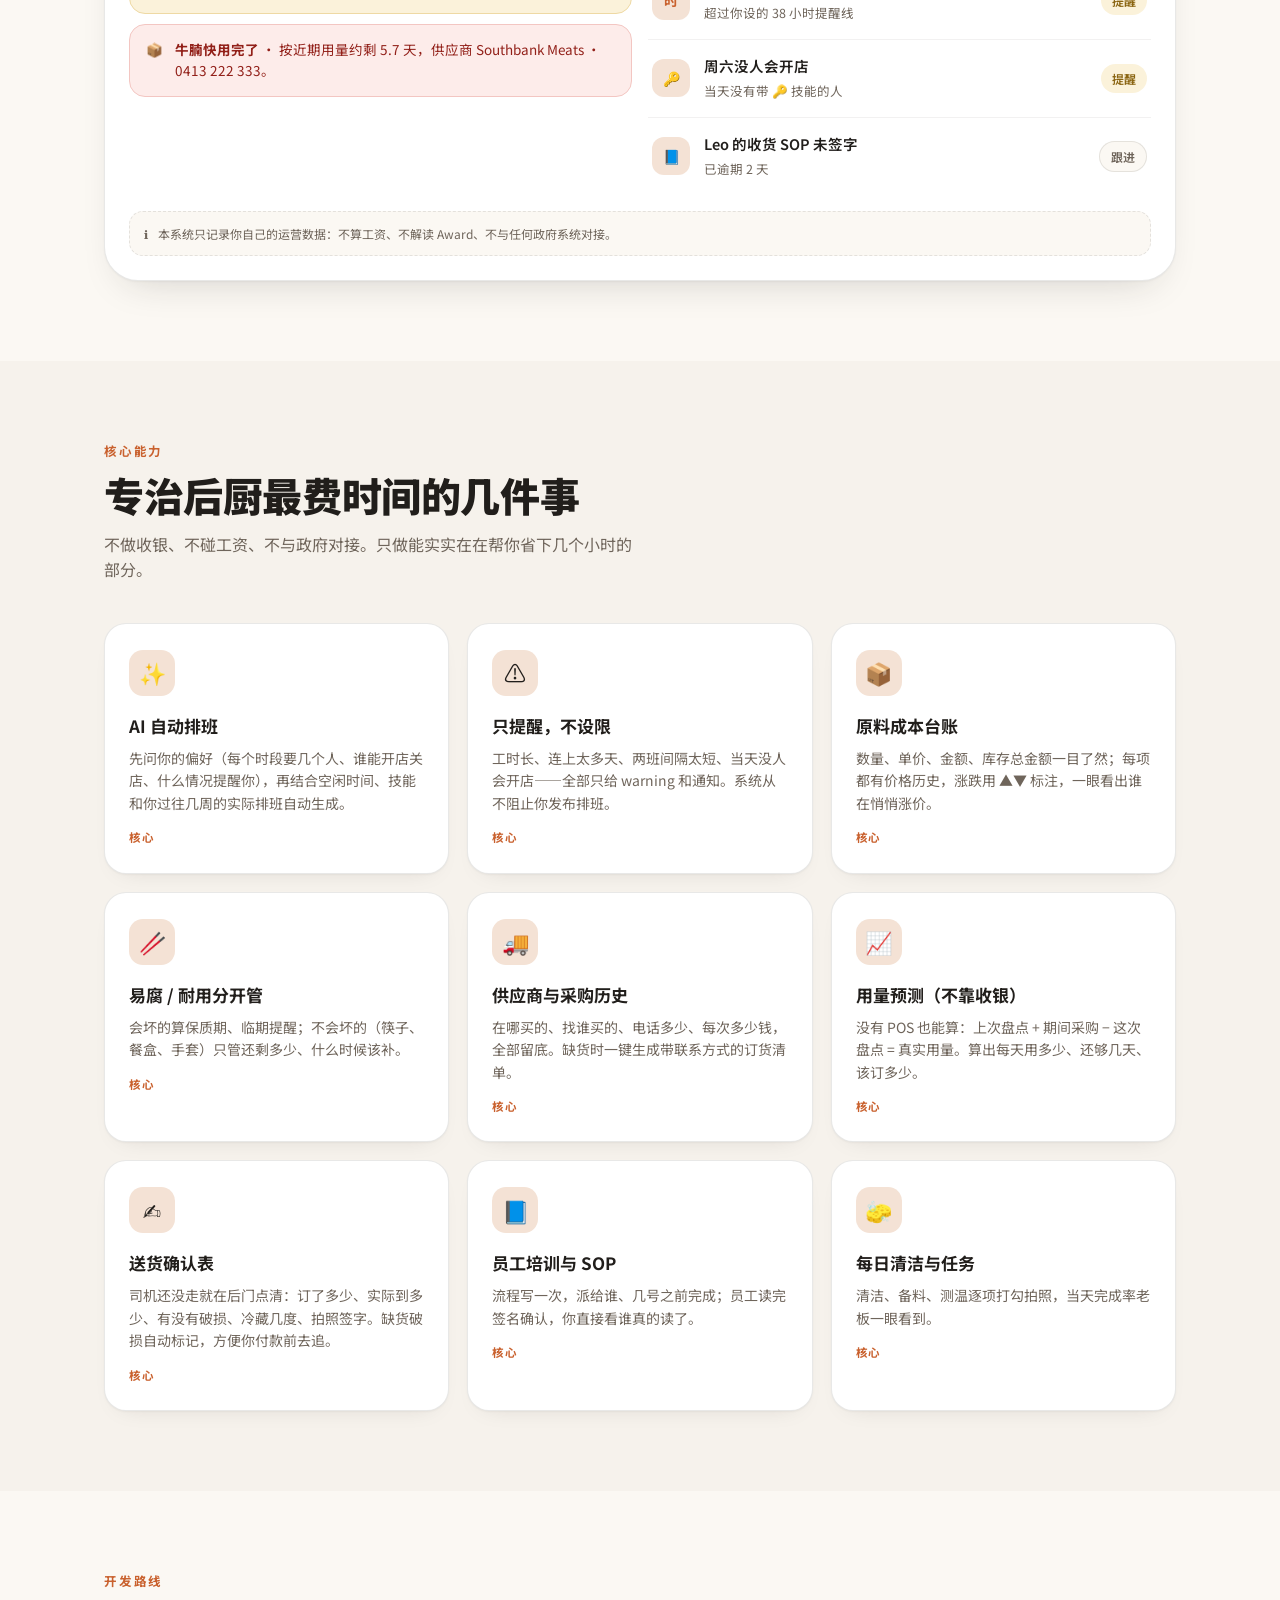
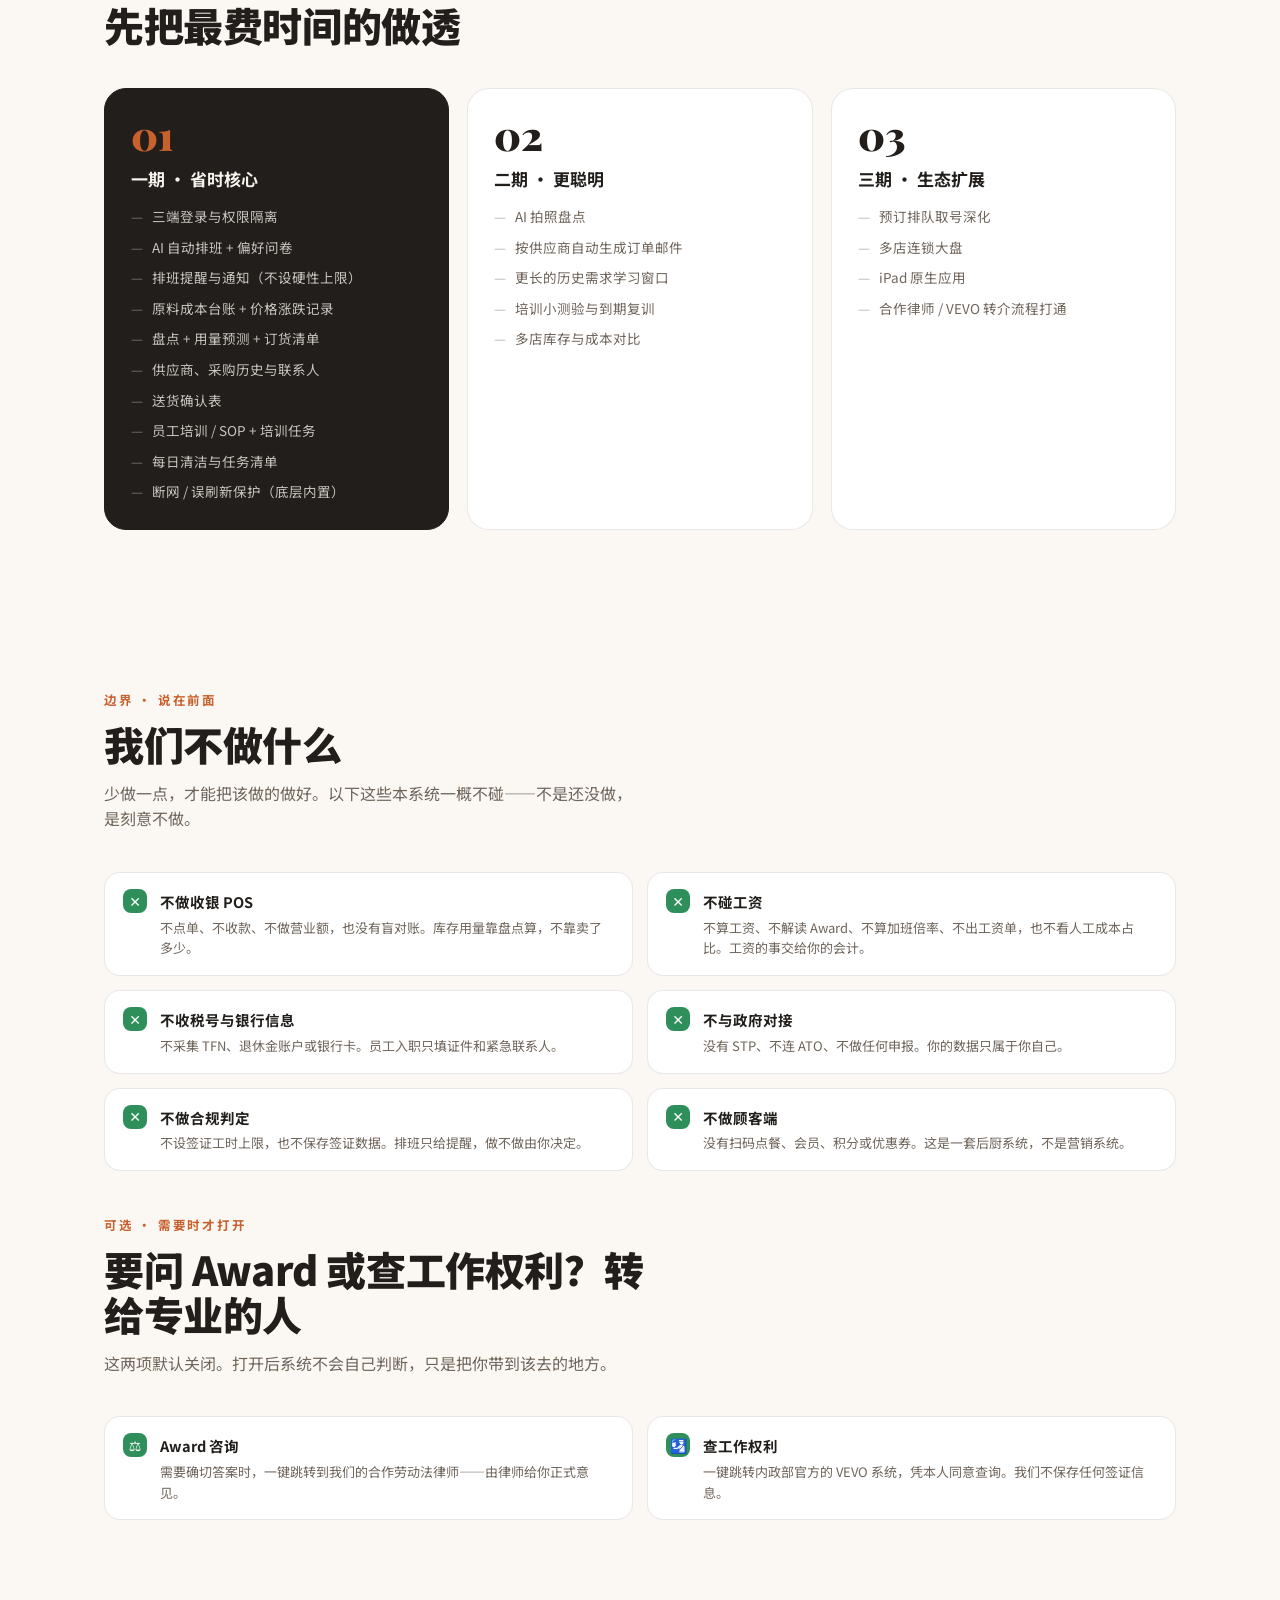
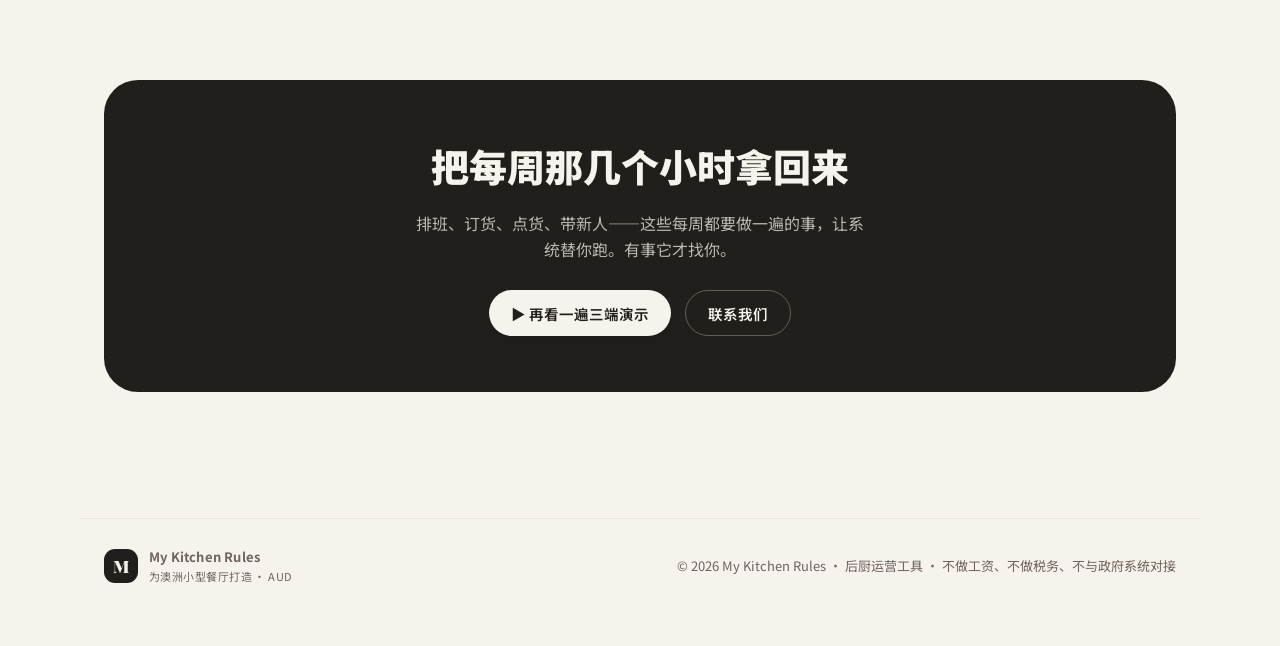
<file: landing.html>
<!DOCTYPE html>
<html lang="zh-CN">
<head>
<meta charset="UTF-8" />
<meta name="viewport" content="width=device-width, initial-scale=1.0" />
<title>My Kitchen Rules · 帮澳洲小餐厅老板省时间</title>
<meta name="description" content="为澳洲小型餐厅打造的后厨管理系统——AI 自动排班、原料成本与盘点、送货确认、员工培训。不做收银、不碰工资、不与政府对接。" />
<link rel="preconnect" href="https://fonts.googleapis.com" />
<link rel="preconnect" href="https://fonts.gstatic.com" crossorigin />
<link href="https://fonts.googleapis.com/css2?family=Noto+Sans+SC:wght@300;400;500;700;900&family=Playfair+Display:wght@700;900&display=swap" rel="stylesheet" />
<style>
  :root{
    --paper:#F6F2EC;
    --paper-2:#FBF8F3;
    --card:#FFFFFF;
    --ink:#211E1B;
    --ink-soft:#6F655B;
    --line:rgba(33,30,27,.10);
    --line-2:rgba(33,30,27,.06);
    --accent:#C9612E;       /* 暖陶土 */
    --accent-soft:#F4E2D5;
    --green:#2F8F5B;
    --red:#D8453C;
    --amber:#E0A11B;
    --radius:22px;
    --radius-lg:34px;
    --shadow:0 1px 2px rgba(33,30,27,.04), 0 18px 40px -22px rgba(33,30,27,.22);
    --shadow-soft:0 1px 2px rgba(33,30,27,.04), 0 10px 26px -18px rgba(33,30,27,.18);
  }
  *{box-sizing:border-box;margin:0;padding:0}
  html{scroll-behavior:smooth}
  body{
    font-family:"Noto Sans SC",system-ui,-apple-system,"PingFang SC","Microsoft YaHei",sans-serif;
    background:var(--paper);
    color:var(--ink);
    line-height:1.6;
    -webkit-font-smoothing:antialiased;
    text-rendering:optimizeLegibility;
  }
  .serif{font-family:"Playfair Display","Noto Sans SC",serif;}
  .wrap{max-width:1120px;margin:0 auto;padding:0 24px;}
  a{color:inherit;text-decoration:none;}
  button{font-family:inherit;cursor:pointer;border:none;background:none;}

  /* ---------- nav ---------- */
  header.nav{
    position:sticky;top:0;z-index:50;
    background:rgba(246,242,236,.82);
    backdrop-filter:saturate(180%) blur(14px);
    border-bottom:1px solid var(--line-2);
  }
  .nav-in{display:flex;align-items:center;justify-content:space-between;height:68px;}
  .brand{display:flex;align-items:center;gap:11px;font-weight:700;letter-spacing:.2px;}
  .logo{
    width:34px;height:34px;border-radius:11px;
    background:var(--ink);color:var(--paper);
    display:grid;place-items:center;font-weight:900;font-size:17px;
    font-family:"Playfair Display",serif;
  }
  .brand small{display:block;font-size:11px;color:var(--ink-soft);font-weight:400;letter-spacing:.04em;}
  nav.links{display:flex;gap:28px;align-items:center;}
  nav.links a{font-size:14.5px;color:var(--ink-soft);font-weight:500;transition:color .2s;}
  nav.links a:hover{color:var(--ink);}
  .btn{
    display:inline-flex;align-items:center;gap:8px;justify-content:center;
    height:46px;padding:0 22px;border-radius:999px;font-weight:600;font-size:14.5px;
    white-space:nowrap;transition:transform .18s ease, box-shadow .2s, background .2s;
    min-height:46px;
  }
  .btn-dark{background:var(--ink);color:var(--paper);box-shadow:var(--shadow-soft);}
  .btn-dark:hover{transform:translateY(-1px);}
  .btn-ghost{background:var(--card);color:var(--ink);border:1px solid var(--line);}
  .btn-ghost:hover{background:var(--paper-2);}
  @media(max-width:760px){nav.links{display:none}}

  /* ---------- hero ---------- */
  .hero{padding:72px 0 40px;position:relative;overflow:hidden;}
  .eyebrow{
    display:inline-flex;align-items:center;gap:8px;
    font-size:12.5px;letter-spacing:.14em;text-transform:uppercase;
    color:var(--accent);font-weight:700;
    background:var(--accent-soft);padding:7px 14px;border-radius:999px;
  }
  .hero h1{
    font-size:clamp(38px,6.5vw,72px);line-height:1.04;font-weight:900;
    letter-spacing:-.01em;margin:22px 0 0;max-width:13ch;
  }
  .hero h1 em{font-style:normal;color:var(--accent);}
  .lede{font-size:clamp(16px,2vw,19px);color:var(--ink-soft);max-width:46ch;margin-top:20px;}
  .hero-cta{display:flex;gap:14px;margin-top:30px;flex-wrap:wrap;}
  .hero-stats{display:flex;gap:38px;margin-top:42px;flex-wrap:wrap;}
  .hero-stats .s b{font-family:"Playfair Display",serif;font-size:30px;font-weight:900;display:block;}
  .hero-stats .s span{font-size:13px;color:var(--ink-soft);}

  /* ---------- principles strip ---------- */
  .principles{border-top:1px solid var(--line-2);border-bottom:1px solid var(--line-2);padding:26px 0;margin-top:46px;}
  .principles .row{display:grid;grid-template-columns:repeat(4,1fr);gap:24px;}
  .principles .p{display:flex;gap:12px;align-items:flex-start;}
  .principles .ic{font-size:22px;line-height:1.2;}
  .principles h4{font-size:15px;font-weight:700;}
  .principles p{font-size:13px;color:var(--ink-soft);}
  @media(max-width:860px){.principles .row{grid-template-columns:repeat(2,1fr);gap:22px}}
  @media(max-width:460px){.principles .row{grid-template-columns:1fr}}

  /* ---------- section ---------- */
  section.block{padding:80px 0;}
  .sec-head{max-width:60ch;margin-bottom:40px;}
  .sec-head .tag{font-size:12.5px;letter-spacing:.14em;text-transform:uppercase;color:var(--accent);font-weight:700;}
  .sec-head h2{font-size:clamp(28px,4vw,40px);font-weight:900;letter-spacing:-.01em;margin-top:12px;line-height:1.12;}
  .sec-head p{color:var(--ink-soft);margin-top:14px;font-size:16px;}

  /* ---------- demo / portal switcher ---------- */
  .demo-wrap{background:var(--paper-2);}
  .tabs{display:inline-flex;gap:6px;background:var(--card);padding:6px;border-radius:999px;border:1px solid var(--line);box-shadow:var(--shadow-soft);margin-bottom:30px;flex-wrap:wrap;}
  .tab{display:flex;align-items:center;gap:9px;height:46px;padding:0 20px;border-radius:999px;font-weight:600;font-size:14.5px;color:var(--ink-soft);transition:all .2s;}
  .tab .dot{width:9px;height:9px;border-radius:50%;background:currentColor;opacity:.5;}
  .tab.active{background:var(--ink);color:var(--paper);}
  .tab.active .dot{opacity:1;}

  .device{
    background:var(--card);border:1px solid var(--line);border-radius:var(--radius-lg);
    box-shadow:var(--shadow);overflow:hidden;
  }
  .device-bar{display:flex;align-items:center;gap:8px;padding:15px 20px;border-bottom:1px solid var(--line-2);}
  .device-bar .role-name{font-weight:700;font-size:15px;}
  .device-bar .role-sub{font-size:12.5px;color:var(--ink-soft);}
  .status-light{margin-left:auto;display:flex;align-items:center;gap:7px;font-size:12px;color:var(--ink-soft);}
  .status-light .lamp{width:9px;height:9px;border-radius:50%;background:var(--green);box-shadow:0 0 0 4px rgba(47,143,91,.16);}

  .panel{display:none;padding:24px;}
  .panel.show{display:block;animation:fade .35s ease;}
  @keyframes fade{from{opacity:0;transform:translateY(8px)}to{opacity:1;transform:none}}

  .grid{display:grid;gap:16px;}
  .g2{grid-template-columns:1fr 1fr;}
  .g3{grid-template-columns:repeat(3,1fr);}
  @media(max-width:720px){.g2,.g3{grid-template-columns:1fr}}

  .stat-card{background:var(--paper-2);border:1px solid var(--line-2);border-radius:var(--radius);padding:18px 20px;}
  .stat-card .k{font-size:12.5px;color:var(--ink-soft);display:flex;align-items:center;gap:6px;}
  .stat-card .v{font-family:"Playfair Display",serif;font-size:30px;font-weight:900;margin-top:6px;}
  .stat-card .v small{font-size:14px;color:var(--ink-soft);font-weight:400;font-family:"Noto Sans SC";}
  .delta{font-size:12.5px;font-weight:600;}
  .delta.up{color:var(--green);}.delta.flat{color:var(--ink-soft);}

  .bar{height:8px;background:var(--line);border-radius:99px;overflow:hidden;margin-top:12px;}
  .bar i{display:block;height:100%;background:var(--accent);border-radius:99px;}

  .alert{display:flex;gap:12px;align-items:flex-start;padding:14px 16px;border-radius:16px;border:1px solid;font-size:13.5px;}
  .alert.red{background:#fdecea;border-color:#f3c6c2;color:#922019;}
  .alert.green{background:#e9f6ee;border-color:#bfe3cd;color:#1d6a40;}
  .alert.amber{background:#fbf2da;border-color:#eed9a4;color:#8a6410;}
  .alert b{font-weight:700;}

  .list{display:flex;flex-direction:column;}
  .li{display:flex;align-items:center;gap:14px;padding:14px 4px;border-bottom:1px solid var(--line-2);}
  .li:last-child{border-bottom:none;}
  .li .ava{width:38px;height:38px;border-radius:12px;background:var(--accent-soft);color:var(--accent);display:grid;place-items:center;font-weight:700;font-size:14px;flex-shrink:0;}
  .li .meta{flex:1;min-width:0;}
  .li .meta b{font-size:14.5px;font-weight:600;display:block;}
  .li .meta span{font-size:12.5px;color:var(--ink-soft);}
  .pill{font-size:12px;font-weight:600;padding:5px 11px;border-radius:999px;white-space:nowrap;}
  .pill.ok{background:#e9f6ee;color:var(--green);}
  .pill.warn{background:#fbf2da;color:#8a6410;}
  .pill.danger{background:#fdecea;color:var(--red);}
  .pill.ghost{background:var(--paper-2);color:var(--ink-soft);border:1px solid var(--line);}

  .section-title{font-size:13px;font-weight:700;letter-spacing:.04em;color:var(--ink-soft);margin:4px 0 12px;text-transform:uppercase;}

  /* roster / schedule */
  .ros{display:grid;grid-template-columns:repeat(7,1fr);gap:8px;}
  .ros .hd{font-size:11.5px;color:var(--ink-soft);text-align:center;font-weight:600;}
  .ros .cell{background:var(--paper-2);border:1px solid var(--line-2);border-radius:14px;min-height:78px;padding:8px;font-size:11px;}
  .ros .cell .d{font-weight:700;font-size:12px;color:var(--ink-soft);}
  .ros .chip{display:block;margin-top:5px;padding:3px 6px;border-radius:7px;font-size:10.5px;font-weight:600;line-height:1.3;}
  .ros .chip.a{background:#e7eefb;color:#2b5bb5;}
  .ros .chip.b{background:#fdeee2;color:#b35a25;}
  .ros .chip.off{background:#fdecea;color:var(--red);}
  @media(max-width:720px){.ros{grid-template-columns:repeat(7,1fr);gap:4px}.ros .cell{min-height:62px;padding:5px}}

  /* POS / cash counter */
  .cash{display:grid;grid-template-columns:1fr 1fr 1fr;gap:10px;}
  .denom{background:var(--paper-2);border:1px solid var(--line-2);border-radius:14px;padding:12px;text-align:center;}
  .denom b{font-size:18px;display:block;}
  .denom .ct{display:flex;align-items:center;justify-content:center;gap:10px;margin-top:8px;}
  .denom .ct button{width:30px;height:30px;border-radius:9px;background:var(--card);border:1px solid var(--line);font-weight:700;font-size:16px;color:var(--ink);}
  .denom .ct span{min-width:22px;font-weight:700;}
  .total-box{background:var(--ink);color:var(--paper);border-radius:18px;padding:18px 20px;display:flex;align-items:baseline;justify-content:space-between;margin-top:14px;}
  .total-box .v{font-family:"Playfair Display",serif;font-size:30px;font-weight:900;}

  .disclaimer{font-size:12px;color:var(--ink-soft);background:var(--paper-2);border:1px dashed var(--line);border-radius:14px;padding:12px 14px;margin-top:16px;display:flex;gap:9px;}

  /* ---------- features ---------- */
  .feat-grid{display:grid;grid-template-columns:repeat(3,1fr);gap:18px;}
  @media(max-width:880px){.feat-grid{grid-template-columns:1fr 1fr}}
  @media(max-width:560px){.feat-grid{grid-template-columns:1fr}}
  .feat{background:var(--card);border:1px solid var(--line);border-radius:var(--radius);padding:26px 24px;box-shadow:var(--shadow-soft);transition:transform .2s, box-shadow .2s;}
  .feat:hover{transform:translateY(-3px);box-shadow:var(--shadow);}
  .feat .ic{width:46px;height:46px;border-radius:14px;background:var(--accent-soft);display:grid;place-items:center;font-size:22px;margin-bottom:16px;}
  .feat h3{font-size:17px;font-weight:700;}
  .feat p{font-size:14px;color:var(--ink-soft);margin-top:8px;}
  .feat .ph{font-size:11.5px;font-weight:700;color:var(--accent);margin-top:14px;letter-spacing:.05em;}

  /* ---------- phases timeline ---------- */
  .phases{display:grid;grid-template-columns:repeat(3,1fr);gap:18px;}
  @media(max-width:820px){.phases{grid-template-columns:1fr}}
  .phase{border-radius:var(--radius);padding:26px;border:1px solid var(--line);background:var(--card);}
  .phase.now{background:var(--ink);color:var(--paper);border-color:var(--ink);}
  .phase .pnum{font-family:"Playfair Display",serif;font-size:40px;font-weight:900;line-height:1;}
  .phase h4{margin-top:10px;font-size:17px;font-weight:700;}
  .phase ul{list-style:none;margin-top:14px;display:flex;flex-direction:column;gap:9px;}
  .phase li{font-size:13.5px;display:flex;gap:9px;color:var(--ink-soft);}
  .phase.now li{color:rgba(246,242,236,.78);}
  .phase li::before{content:"—";opacity:.5;}
  .phase.now .pnum{color:var(--accent);}

  /* ---------- compliance ---------- */
  .comp-wrap{background:var(--paper-2);}
  .comp-grid{display:grid;grid-template-columns:repeat(2,1fr);gap:14px;}
  @media(max-width:680px){.comp-grid{grid-template-columns:1fr}}
  .comp{display:flex;gap:13px;align-items:flex-start;background:var(--card);border:1px solid var(--line);border-radius:16px;padding:16px 18px;}
  .comp .ck{width:24px;height:24px;border-radius:8px;background:var(--green);color:#fff;display:grid;place-items:center;font-size:14px;flex-shrink:0;font-weight:700;}
  .comp b{font-size:14.5px;}
  .comp p{font-size:13px;color:var(--ink-soft);margin-top:3px;}

  /* ---------- cta ---------- */
  .cta{background:var(--ink);color:var(--paper);border-radius:var(--radius-lg);padding:56px 40px;text-align:center;}
  .cta h2{font-size:clamp(26px,4vw,38px);font-weight:900;}
  .cta p{color:rgba(246,242,236,.72);margin-top:14px;font-size:16px;max-width:50ch;margin-left:auto;margin-right:auto;}
  .cta .btn-dark{background:var(--paper);color:var(--ink);}
  .cta .row{display:flex;gap:14px;justify-content:center;margin-top:28px;flex-wrap:wrap;}

  /* ---------- footer ---------- */
  footer{padding:46px 0 60px;color:var(--ink-soft);font-size:13px;}
  .foot-in{display:flex;justify-content:space-between;align-items:center;flex-wrap:wrap;gap:16px;border-top:1px solid var(--line-2);padding-top:28px;}

  .reveal{opacity:0;transform:translateY(20px);transition:opacity .7s ease, transform .7s ease;}
  .reveal.in{opacity:1;transform:none;}
  @media (prefers-reduced-motion:reduce){.reveal{opacity:1;transform:none;transition:none}}
</style>
</head>
<body>

<!-- NAV -->
<header class="nav">
  <div class="wrap nav-in">
    <div class="brand">
      <div class="logo">M</div>
      <div>My Kitchen Rules<small>帮澳洲小餐厅老板省时间</small></div>
    </div>
    <nav class="links">
      <a href="#demo">三端演示</a>
      <a href="#features">核心能力</a>
      <a href="#phases">开发路线</a>
      <a href="#scope">我们不做什么</a>
    </nav>
    <a href="#cta" class="btn btn-dark">预约试用</a>
  </div>
</header>

<!-- HERO -->
<section class="hero">
  <div class="wrap">
    <span class="eyebrow">为澳洲小型餐厅打造 · AUD</span>
    <h1 class="reveal">把老板的<br><em>时间还回来</em>。</h1>
    <p class="lede reveal">AI 自动排班、原料成本与盘点、送货确认、员工培训——后厨那些每周吃掉你几个小时的杂事，交给它。系统平时静默运行，只有真的需要你时才出声。</p>
    <div class="hero-cta reveal">
      <a href="#demo" class="btn btn-dark">▶ 体验三端演示</a>
      <a href="#features" class="btn btn-ghost">了解核心能力</a>
    </div>
    <div class="hero-stats reveal">
      <div class="s"><b>3 击</b><span>所有高频操作 ≤ 3 次点击</span></div>
      <div class="s"><b>48 px</b><span>触控按钮最小尺寸</span></div>
      <div class="s"><b>0 个</b><span>需要对接的政府系统</span></div>
      <div class="s"><b>$0</b><span>断网时照常营业</span></div>
    </div>
  </div>

  <!-- principles -->
  <div class="principles">
    <div class="wrap row">
      <div class="p"><div class="ic">🔒</div><div><h4>三端隔离</h4><p>老板 / 经理 / 员工各看各的</p></div></div>
      <div class="p"><div class="ic">🔕</div><div><h4>异常才打扰</h4><p>平时静默，出事才推送</p></div></div>
      <div class="p"><div class="ic">👆</div><div><h4>傻瓜化</h4><p>员工端无需培训上手</p></div></div>
      <div class="p"><div class="ic">📦</div><div><h4>省时优先</h4><p>只做真正吃时间的杂事</p></div></div>
    </div>
  </div>
</section>

<!-- DEMO -->
<section class="block demo-wrap" id="demo">
  <div class="wrap">
    <div class="sec-head reveal">
      <div class="tag">三端权限完全隔离</div>
      <h2>同一套系统，三种界面</h2>
      <p>老板只看要决定的事，经理排班带团队管库存，员工打卡做任务学 SOP。切换下方角色，看看各自的界面。</p>
    </div>

    <div class="tabs reveal" role="tablist">
      <button class="tab active" data-tab="owner"><span class="dot"></span>老板端</button>
      <button class="tab" data-tab="manager"><span class="dot"></span>经理端</button>
      <button class="tab" data-tab="staff"><span class="dot"></span>员工端</button>
    </div>

    <div class="device reveal">
      <div class="device-bar">
        <div>
          <div class="role-name" id="roleName">老板 · Owner</div>
          <div class="role-sub" id="roleSub">省时管理 · 有事才找你</div>
        </div>
        <div class="status-light"><span class="lamp"></span>已连接 · 本地保护就绪</div>
      </div>

      <!-- OWNER -->
      <div class="panel show" data-panel="owner">
        <div class="alert green" style="margin-bottom:18px">
          <span>👋</span>
          <div><b>今天有 2 件事需要你</b><br>1 单送货待确认；牛腩只剩 5.7 天用量、价格较上次 <b>▲13.8%</b>。其他一切正常。</div>
        </div>
        <div class="grid g3" style="margin-bottom:16px">
          <div class="stat-card"><div class="k">📦 库存总金额</div><div class="v">$829</div><div class="delta flat">9 项原料与工具在册</div></div>
          <div class="stat-card"><div class="k">🧑‍🍳 今天在岗</div><div class="v">2<small> 人</small></div><div class="delta flat">2 个班 · 均已打卡</div></div>
          <div class="stat-card"><div class="k">✅ 今日清单</div><div class="v">4<small> / 5</small></div><div class="bar"><i style="width:80%"></i></div></div>
        </div>
        <div class="grid g2">
          <div>
            <div class="section-title">需要你决定 · 其余不打扰</div>
            <div class="alert amber" style="margin-bottom:10px"><span>🚚</span><div><b>1 单送货待确认</b> · Southbank Meats 今早送到，还没人点收。</div></div>
            <div class="alert red"><span>📦</span><div><b>牛腩快用完了</b> · 按近期用量约剩 5.7 天，供应商 Southbank Meats · 0413 222 333。</div></div>
          </div>
          <div>
            <div class="section-title">排班提醒 · 只提醒，不阻止</div>
            <div class="list">
              <div class="li"><div class="ava">时</div><div class="meta"><b>Kevin 本周 42 小时</b><span>超过你设的 38 小时提醒线</span></div><span class="pill warn">提醒</span></div>
              <div class="li"><div class="ava">🔑</div><div class="meta"><b>周六没人会开店</b><span>当天没有带 🔑 技能的人</span></div><span class="pill warn">提醒</span></div>
              <div class="li"><div class="ava">📘</div><div class="meta"><b>Leo 的收货 SOP 未签字</b><span>已逾期 2 天</span></div><span class="pill ghost">跟进</span></div>
            </div>
          </div>
        </div>
        <div class="disclaimer"><span>ℹ️</span>本系统只记录你自己的运营数据：不算工资、不解读 Award、不与任何政府系统对接。</div>
      </div>

      <!-- MANAGER -->
      <div class="panel" data-panel="manager">
        <div class="grid g2" style="margin-bottom:18px">
          <div class="stat-card"><div class="k">📅 本周班次</div><div class="v">14<small> 个</small></div><div class="delta flat">共 91 小时 · 4 人</div></div>
          <div class="stat-card"><div class="k">⚠️ 排班提醒</div><div class="v">3<small> 条</small></div><div class="delta flat">仅提醒 · 不阻止发布</div></div>
        </div>
        <div class="section-title">AI 自动排班 · 先问你的偏好，再动手</div>
        <div class="ros" style="margin-bottom:16px">
          <div class="hd">一</div><div class="hd">二</div><div class="hd">三</div><div class="hd">四</div><div class="hd">五</div><div class="hd">六</div><div class="hd">日</div>
          <div class="cell"><span class="d">9</span><span class="chip a">Amy 早</span><span class="chip b">Kevin 晚</span></div>
          <div class="cell"><span class="d">10</span><span class="chip a">Maria 早</span><span class="chip b">Leo 晚</span></div>
          <div class="cell"><span class="d">11</span><span class="chip a">Amy 早</span><span class="chip b">Kevin 晚</span></div>
          <div class="cell"><span class="d">12</span><span class="chip a">Leo 早</span><span class="chip b">Kevin 晚</span></div>
          <div class="cell"><span class="d">13</span><span class="chip a">Amy 早</span><span class="chip b">Kevin 晚</span></div>
          <div class="cell"><span class="d">14</span><span class="chip b">Leo 晚</span></div>
          <div class="cell"><span class="d">15</span><span class="chip off">休</span></div>
        </div>
        <div class="alert green" style="margin-bottom:10px"><span>✨</span><div><b>它是这样排的</b> · 只把人排进他们自己填的空闲时段；优先保证每天有人能开店、关店、进厨房；工时尽量平均；忙的日子先排满。</div></div>
        <div class="alert amber"><span>⚠️</span><div><b>只给提醒，不设上限</b> · 连上 6 天、单周超 38 小时、两班之间不足 10 小时——都会告诉你，但排班照样能保存。要不要改，你说了算。</div></div>
      </div>

      <!-- STAFF -->
      <div class="panel" data-panel="staff">
        <div class="grid g2" style="margin-bottom:18px">
          <div class="stat-card"><div class="k">📅 我的下个班</div><div class="v" style="font-size:22px">明早 09:00</div><div class="delta up">上班前 1 小时自动提醒</div></div>
          <div class="stat-card"><div class="k">✅ 今日任务</div><div class="v">3<small> / 5 完成</small></div><div class="bar"><i style="width:60%"></i></div></div>
        </div>
        <div class="section-title">每日任务清单 · 完成后拍照上传</div>
        <div class="list" style="margin-bottom:16px">
          <div class="li"><div class="ava">🌡️</div><div class="meta"><b>冰箱温度检查</b><span>已记录 3.5°C · 含照片</span></div><span class="pill ok">已完成</span></div>
          <div class="li"><div class="ava">🧽</div><div class="meta"><b>后厨卫生清洁</b><span>已勾选 + 拍照</span></div><span class="pill ok">已完成</span></div>
          <div class="li"><div class="ava">📦</div><div class="meta"><b>打烊冷柜盘点</b><span>把实际数到的填进去</span></div><span class="pill warn">待完成</span></div>
        </div>
        <div class="section-title">我的培训 · 读完签个字</div>
        <div class="list" style="margin-bottom:16px">
          <div class="li"><div class="ava">📘</div><div class="meta"><b>怎么收货</b><span>5 个步骤 · 2 分钟读完</span></div><span class="pill warn">待完成</span></div>
          <div class="li"><div class="ava">📗</div><div class="meta"><b>安全关闭炸炉</b><span>已于 7 月 18 日签字</span></div><span class="pill ok">已完成</span></div>
        </div>
        <div class="alert red"><span>🆘</span><div><b>SOS 紧急顶班</b> · 今晚 18:00 暴单缺 1 人，奖励 +$40。<b>一键抢单 →</b></div></div>
      </div>
    </div>
  </div>
</section>

<!-- FEATURES -->
<section class="block" id="features">
  <div class="wrap">
    <div class="sec-head reveal">
      <div class="tag">核心能力</div>
      <h2>专治后厨最费时间的几件事</h2>
      <p>不做收银、不碰工资、不与政府对接。只做能实实在在帮你省下几个小时的部分。</p>
    </div>
    <div class="feat-grid">
      <div class="feat reveal"><div class="ic">✨</div><h3>AI 自动排班</h3><p>先问你的偏好（每个时段要几个人、谁能开店关店、什么情况提醒你），再结合空闲时间、技能和你过往几周的实际排班自动生成。</p><div class="ph">核心</div></div>
      <div class="feat reveal"><div class="ic">⚠️</div><h3>只提醒，不设限</h3><p>工时长、连上太多天、两班间隔太短、当天没人会开店——全部只给 warning 和通知。系统从不阻止你发布排班。</p><div class="ph">核心</div></div>
      <div class="feat reveal"><div class="ic">📦</div><h3>原料成本台账</h3><p>数量、单价、金额、库存总金额一目了然；每项都有价格历史，涨跌用 ▲▼ 标注，一眼看出谁在悄悄涨价。</p><div class="ph">核心</div></div>
      <div class="feat reveal"><div class="ic">🥢</div><h3>易腐 / 耐用分开管</h3><p>会坏的算保质期、临期提醒；不会坏的（筷子、餐盒、手套）只管还剩多少、什么时候该补。</p><div class="ph">核心</div></div>
      <div class="feat reveal"><div class="ic">🚚</div><h3>供应商与采购历史</h3><p>在哪买的、找谁买的、电话多少、每次多少钱，全部留底。缺货时一键生成带联系方式的订货清单。</p><div class="ph">核心</div></div>
      <div class="feat reveal"><div class="ic">📈</div><h3>用量预测（不靠收银）</h3><p>没有 POS 也能算：上次盘点 + 期间采购 − 这次盘点 = 真实用量。算出每天用多少、还够几天、该订多少。</p><div class="ph">核心</div></div>
      <div class="feat reveal"><div class="ic">✍️</div><h3>送货确认表</h3><p>司机还没走就在后门点清：订了多少、实际到多少、有没有破损、冷藏几度、拍照签字。缺货破损自动标记，方便你付款前去追。</p><div class="ph">核心</div></div>
      <div class="feat reveal"><div class="ic">📘</div><h3>员工培训与 SOP</h3><p>流程写一次，派给谁、几号之前完成；员工读完签名确认，你直接看谁真的读了。</p><div class="ph">核心</div></div>
      <div class="feat reveal"><div class="ic">🧽</div><h3>每日清洁与任务</h3><p>清洁、备料、测温逐项打勾拍照，当天完成率老板一眼看到。</p><div class="ph">核心</div></div>
    </div>
  </div>
</section>

<!-- PHASES -->
<section class="block" id="phases" style="background:var(--paper-2)">
  <div class="wrap">
    <div class="sec-head reveal">
      <div class="tag">开发路线</div>
      <h2>先把最费时间的做透</h2>
    </div>
    <div class="phases">
      <div class="phase now reveal">
        <div class="pnum">01</div>
        <h4>一期 · 省时核心</h4>
        <ul>
          <li>三端登录与权限隔离</li>
          <li>AI 自动排班 + 偏好问卷</li>
          <li>排班提醒与通知（不设硬性上限）</li>
          <li>原料成本台账 + 价格涨跌记录</li>
          <li>盘点 + 用量预测 + 订货清单</li>
          <li>供应商、采购历史与联系人</li>
          <li>送货确认表</li>
          <li>员工培训 / SOP + 培训任务</li>
          <li>每日清洁与任务清单</li>
          <li>断网 / 误刷新保护（底层内置）</li>
        </ul>
      </div>
      <div class="phase reveal">
        <div class="pnum">02</div>
        <h4>二期 · 更聪明</h4>
        <ul>
          <li>AI 拍照盘点</li>
          <li>按供应商自动生成订单邮件</li>
          <li>更长的历史需求学习窗口</li>
          <li>培训小测验与到期复训</li>
          <li>多店库存与成本对比</li>
        </ul>
      </div>
      <div class="phase reveal">
        <div class="pnum">03</div>
        <h4>三期 · 生态扩展</h4>
        <ul>
          <li>预订排队取号深化</li>
          <li>多店连锁大盘</li>
          <li>iPad 原生应用</li>
          <li>合作律师 / VEVO 转介流程打通</li>
        </ul>
      </div>
    </div>
  </div>
</section>

<!-- SCOPE: what we deliberately don't do -->
<section class="block comp-wrap" id="scope">
  <div class="wrap">
    <div class="sec-head reveal">
      <div class="tag">边界 · 说在前面</div>
      <h2>我们不做什么</h2>
      <p>少做一点，才能把该做的做好。以下这些本系统一概不碰——不是还没做，是刻意不做。</p>
    </div>
    <div class="comp-grid">
      <div class="comp reveal"><div class="ck">✕</div><div><b>不做收银 POS</b><p>不点单、不收款、不做营业额，也没有盲对账。库存用量靠盘点算，不靠卖了多少。</p></div></div>
      <div class="comp reveal"><div class="ck">✕</div><div><b>不碰工资</b><p>不算工资、不解读 Award、不算加班倍率、不出工资单，也不看人工成本占比。工资的事交给你的会计。</p></div></div>
      <div class="comp reveal"><div class="ck">✕</div><div><b>不收税号与银行信息</b><p>不采集 TFN、退休金账户或银行卡。员工入职只填证件和紧急联系人。</p></div></div>
      <div class="comp reveal"><div class="ck">✕</div><div><b>不与政府对接</b><p>没有 STP、不连 ATO、不做任何申报。你的数据只属于你自己。</p></div></div>
      <div class="comp reveal"><div class="ck">✕</div><div><b>不做合规判定</b><p>不设签证工时上限，也不保存签证数据。排班只给提醒，做不做由你决定。</p></div></div>
      <div class="comp reveal"><div class="ck">✕</div><div><b>不做顾客端</b><p>没有扫码点餐、会员、积分或优惠券。这是一套后厨系统，不是营销系统。</p></div></div>
    </div>
    <div class="sec-head reveal" style="margin-top:44px">
      <div class="tag">可选 · 需要时才打开</div>
      <h2>要问 Award 或查工作权利？转给专业的人</h2>
      <p>这两项默认关闭。打开后系统不会自己判断，只是把你带到该去的地方。</p>
    </div>
    <div class="comp-grid">
      <div class="comp reveal"><div class="ck">⚖️</div><div><b>Award 咨询</b><p>需要确切答案时，一键跳转到我们的合作劳动法律师——由律师给你正式意见。</p></div></div>
      <div class="comp reveal"><div class="ck">🛂</div><div><b>查工作权利</b><p>一键跳转内政部官方的 VEVO 系统，凭本人同意查询。我们不保存任何签证信息。</p></div></div>
    </div>
  </div>
</section>

<!-- CTA -->
<section class="block" id="cta">
  <div class="wrap">
    <div class="cta reveal">
      <h2>把每周那几个小时拿回来</h2>
      <p>排班、订货、点货、带新人——这些每周都要做一遍的事，让系统替你跑。有事它才找你。</p>
      <div class="row">
        <a href="#demo" class="btn btn-dark">▶ 再看一遍三端演示</a>
        <a href="mailto:hello@mykitchenrules.au" class="btn btn-ghost" style="background:transparent;color:var(--paper);border-color:rgba(246,242,236,.3)">联系我们</a>
      </div>
    </div>
  </div>
</section>

<footer>
  <div class="wrap foot-in">
    <div class="brand">
      <div class="logo">M</div>
      <div>My Kitchen Rules<small>为澳洲小型餐厅打造 · AUD</small></div>
    </div>
    <div>© 2026 My Kitchen Rules · 后厨运营工具 · 不做工资、不做税务、不与政府系统对接</div>
  </div>
</footer>

<script>
  // 角色切换
  const subMap = {
    owner:["老板 · Owner","省时管理 · 有事才找你"],
    manager:["经理 · Manager","排班 / 库存 / 收货 / 带团队"],
    staff:["员工 · Staff","打卡 / 看班 / 做任务 / 学 SOP"]
  };
  const tabs = document.querySelectorAll('.tab');
  const panels = document.querySelectorAll('.panel');
  tabs.forEach(t=>t.addEventListener('click',()=>{
    const k=t.dataset.tab;
    tabs.forEach(x=>x.classList.toggle('active',x===t));
    panels.forEach(p=>p.classList.toggle('show',p.dataset.panel===k));
    document.getElementById('roleName').textContent=subMap[k][0];
    document.getElementById('roleSub').textContent=subMap[k][1];
  }));

  // 滚动渐显
  const io=new IntersectionObserver((es)=>{
    es.forEach(e=>{if(e.isIntersecting){e.target.classList.add('in');io.unobserve(e.target);}});
  },{threshold:.12});
  document.querySelectorAll('.reveal').forEach(el=>io.observe(el));

  // 钞票计数交互（演示）
  document.querySelectorAll('.denom .ct').forEach(ct=>{
    const span=ct.querySelector('span');
    const [minus,plus]=ct.querySelectorAll('button');
    const get=()=>parseInt(span.textContent)||0;
    plus.addEventListener('click',()=>{span.textContent=get()+1;recalc();});
    minus.addEventListener('click',()=>{span.textContent=Math.max(0,get()-1);recalc();});
  });
  function recalc(){
    const vals=[100,50,20,10,5,0];
    let total=0;
    document.querySelectorAll('.denom').forEach((d,i)=>{
      const n=parseInt(d.querySelector('span').textContent)||0;
      total+=n*vals[i];
    });
    const box=document.querySelector('.total-box .v');
    if(box) box.textContent='$'+total.toFixed(2);
  }
</script>
</body>
</html>
</file>
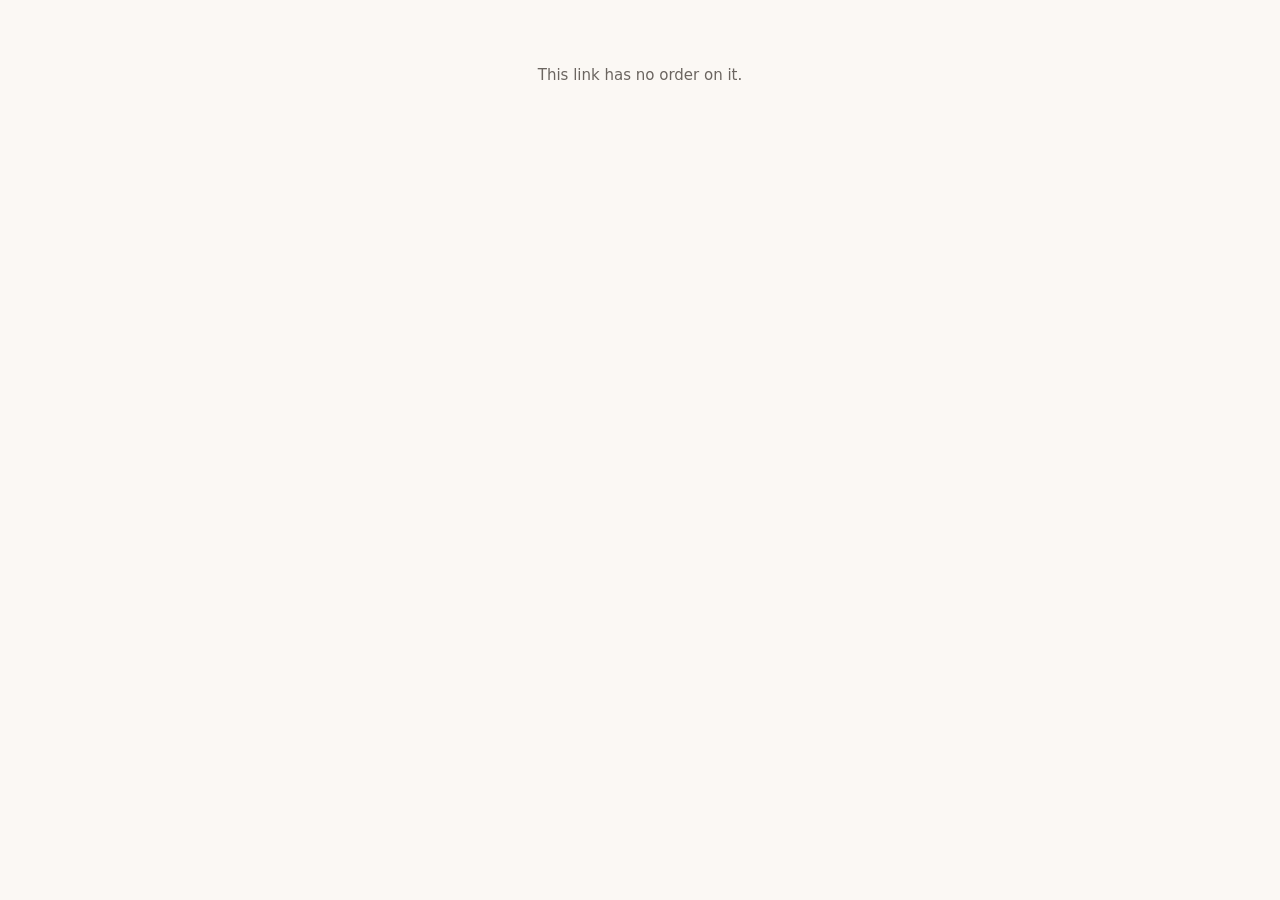
<file: order.html>
<!doctype html>
<html lang="en">
<head>
<meta charset="utf-8">
<meta name="viewport" content="width=device-width, initial-scale=1">
<title>Order sheet</title>
<!--
  A supplier's view of one order, and nothing else.

  This page is deliberately standalone: no app, no sign-in, no database, no
  network call of any kind. The whole order travels in the URL FRAGMENT, which
  browsers never send to the server — so the venue can text this link to their
  greengrocer without the order passing through anything, and there is no link
  to expire, revoke or leak later because there is nothing stored at the far end.

  The trade-off, stated plainly on the page: anyone holding the link can read
  the order. It carries quantities and a venue name, never prices, never staff
  and never a customer.
-->
<style>
  :root{ --ink:#211E1B; --soft:#6B6560; --line:#E4DED6; --paper:#FBF8F4; --card:#fff; }
  *{box-sizing:border-box}
  body{margin:0;background:var(--paper);color:var(--ink);
    font:15px/1.55 Inter,-apple-system,BlinkMacSystemFont,"Segoe UI",system-ui,sans-serif;
    padding:24px 16px}
  .sheet{max-width:640px;margin:0 auto;background:var(--card);border:1px solid var(--line);
    border-radius:18px;padding:28px}
  h1{font-size:20px;margin:0 0 2px}
  .sub{color:var(--soft);font-size:13.5px;margin-bottom:20px}
  .meta{display:flex;flex-wrap:wrap;gap:18px;padding:14px 0;border-top:1px solid var(--line);
    border-bottom:1px solid var(--line);margin-bottom:18px}
  .meta div{min-width:120px}
  .meta span{display:block;color:var(--soft);font-size:11.5px;text-transform:uppercase;letter-spacing:.04em}
  .meta b{font-size:14.5px}
  table{width:100%;border-collapse:collapse}
  th{text-align:left;font-size:11.5px;text-transform:uppercase;letter-spacing:.04em;
    color:var(--soft);padding:0 0 8px;border-bottom:1px solid var(--line)}
  td{padding:11px 0;border-bottom:1px solid var(--line);vertical-align:top}
  td.q{text-align:right;font-weight:700;white-space:nowrap}
  .pack{color:var(--soft);font-size:12.5px;font-weight:500}
  .note{margin-top:18px;padding:12px 14px;background:var(--paper);border-radius:12px;font-size:13.5px}
  .foot{margin-top:22px;color:var(--soft);font-size:12px}
  .err{max-width:640px;margin:40px auto;text-align:center;color:var(--soft)}
  @media print{
    body{background:#fff;padding:0}
    .sheet{border:none;border-radius:0;padding:0;max-width:none}
    .foot{display:none}
  }
</style>
</head>
<body>
<div id="root"><div class="err">Loading the order…</div></div>
<script>
(function(){
  var esc = function(s){ return String(s==null?'':s).replace(/[&<>"']/g, function(c){
    return {'&':'&amp;','<':'&lt;','>':'&gt;','"':'&quot;',"'":'&#39;'}[c]; }); };

  function decode(frag){
    // base64url in the fragment → UTF-8 JSON. Hand-rolled because this page
    // loads no libraries; a supplier on a two-bar connection should get one file.
    var b64 = frag.replace(/-/g,'+').replace(/_/g,'/');
    while(b64.length % 4) b64 += '=';
    var bin = atob(b64), bytes = new Uint8Array(bin.length);
    for(var i=0;i<bin.length;i++) bytes[i] = bin.charCodeAt(i);
    return JSON.parse(new TextDecoder().decode(bytes));
  }

  function render(d){
    var lines = (d.l||[]).map(function(x){
      // A quantity the supplier can act on: cartons if that is how they sell it,
      // with the underlying amount alongside so nobody has to do the sum twice.
      var main = x.pq != null && x.pl
        ? esc(x.pq) + ' ' + esc(x.pl) + (Number(x.pq)===1?'':'s')
        : esc(x.q) + ' ' + esc(x.u||'');
      var sub  = x.pq != null && x.pl ? '<div class="pack">' + esc(x.q) + ' ' + esc(x.u||'') + '</div>' : '';
      return '<tr><td><b>' + esc(x.n) + '</b></td><td class="q">' + main + sub + '</td></tr>';
    }).join('');

    return '<div class="sheet">' +
      '<h1>Order' + (d.v ? ' from ' + esc(d.v) : '') + '</h1>' +
      '<div class="sub">' + (d.s ? 'For ' + esc(d.s) : '') + '</div>' +
      '<div class="meta">' +
        (d.d   ? '<div><span>Ordered</span><b>' + esc(d.d) + '</b></div>' : '') +
        (d.acc ? '<div><span>Account</span><b>' + esc(d.acc) + '</b></div>' : '') +
        (d.ph  ? '<div><span>Call us on</span><b>' + esc(d.ph) + '</b></div>' : '') +
      '</div>' +
      '<table><thead><tr><th>Item</th><th style="text-align:right">Quantity</th></tr></thead>' +
      '<tbody>' + lines + '</tbody></table>' +
      (d.n ? '<div class="note">' + esc(d.n) + '</div>' : '') +
      '<div class="foot">Sent from My Kitchen Rules. This page is the whole order — it is not stored anywhere and there is nothing to sign in to.</div>' +
      '</div>';
  }

  var frag = location.hash.replace(/^#d=/, '');
  var root = document.getElementById('root');
  if(!frag){ root.innerHTML = '<div class="err">This link has no order on it.</div>'; return; }
  try{
    var data = decode(frag);
    root.innerHTML = render(data);
    document.title = 'Order' + (data.s ? ' · ' + data.s : '');
  }catch(e){
    root.innerHTML = '<div class="err">This link looks incomplete — some apps cut long links in half. Ask them to send it again.</div>';
  }
})();
</script>
</body>
</html>
</file>
